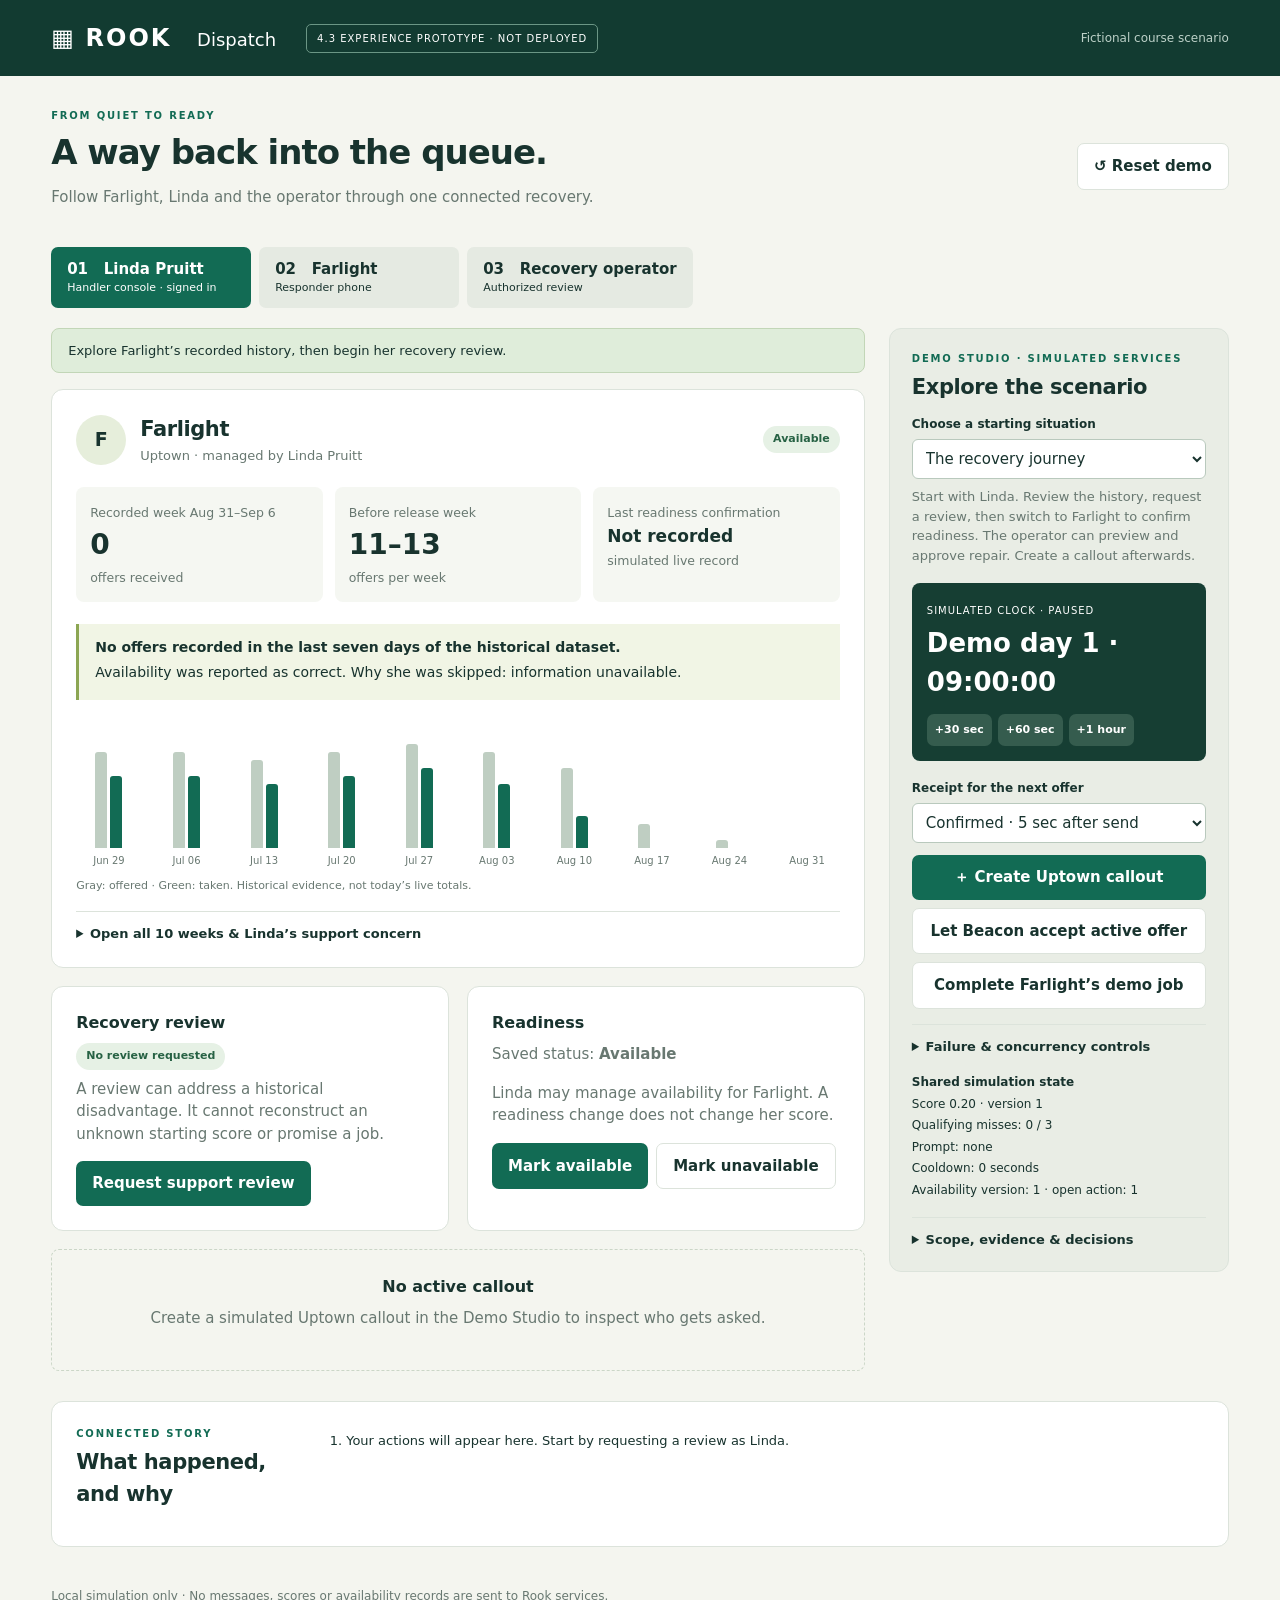
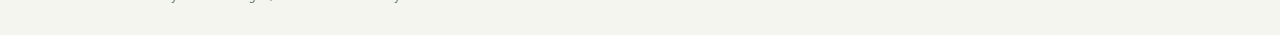
<file: 05-super-speed/prototype/index.html>
<!doctype html>
<html lang="en"><head><meta charset="utf-8"><meta name="viewport" content="width=device-width, initial-scale=1"><title>Rook Dispatch · Farlight’s return</title><link rel="stylesheet" href="style.css"></head>
<body><header><a class="brand" href="#">▦ <b>ROOK</b> <span>Dispatch</span></a><span class="badge">4.3 EXPERIENCE PROTOTYPE · NOT DEPLOYED</span><span class="course">Fictional course scenario</span></header>
<div class="intro"><div><div class="eyebrow">FROM QUIET TO READY</div><h1>A way back into the queue.</h1><p>Follow Farlight, Linda and the operator through one connected recovery.</p></div><button id="reset" class="secondary">↺ Reset demo</button></div>
<nav id="actors" aria-label="Switch actor"></nav>
<div class="layout"><main><div id="feedback" role="status" aria-live="polite"></div><div id="screen"></div></main><aside aria-label="Demo controls"><div class="eyebrow">DEMO STUDIO · SIMULATED SERVICES</div><h2>Explore the scenario</h2><label for="scenario">Choose a starting situation</label><select id="scenario"></select><p id="scenarioHelp"></p><div class="clock"><span>SIMULATED CLOCK · PAUSED</span><strong id="clock"></strong><div><button data-act="tick30">+30 sec</button><button data-act="tick60">+60 sec</button><button data-act="tickHour">+1 hour</button></div></div><label for="receipt">Receipt for the next offer</label><select id="receipt"><option value="confirmed">Confirmed · 5 sec after send</option><option value="missing">Missing receipt</option><option value="late">Late · 45 sec after send</option><option value="invalid">Invalid · before send</option></select><div class="stack"><button data-act="callout">＋ Create Uptown callout</button><button data-act="other" class="secondary">Let Beacon accept active offer</button><button data-act="complete" class="secondary">Complete Farlight’s demo job</button></div><details><summary>Failure & concurrency controls</summary><div class="stack"><button data-act="concurrent">Concurrent acceptance (+0.08)</button><button data-act="double">Approve twice</button><button data-act="newer">Linda saves a newer unavailable choice</button><button data-act="retryPrompt">Retry failed prompt</button><button data-act="failAvailability">Fail next readiness save now</button></div></details><div id="debug"></div><details><summary>Scope, evidence & decisions</summary><p>Historical rows and Linda’s quote are evidence. All current scores, clock times, candidates, receipts and callouts are simulated.</p><p>0.50 repair is a proposed recovery policy, not an exact historical reconstruction. Helen must approve repair, prompt defaults, permissions and pilot safeguards.</p><p>The brief adds persistent state, availability writes, permissions and queued prompts that are missing from the Python proposal. This demo simulates these; browser storage is not a production transaction system.</p><p>Routing code weights partial capability match rather than enforcing a hard capability gate. Both demo candidates have full match; production eligibility needs review. The legacy decline penalty remains callable, but this experience follows the brief: no deduction for declines or misses.</p><a href="../brief.md" target="_blank">Read the brief ↗</a><br><a href="../../03-rewind/weekly-pings.md" target="_blank">Weekly source rows ↗</a></details></aside></div>
<section class="timeline"><div><div class="eyebrow">CONNECTED STORY</div><h2>What happened, and why</h2></div><ol id="events"></ol></section><footer>Local simulation only · No messages, scores or availability records are sent to Rook services.</footer><script src="engine.js"></script><script src="app.js"></script></body></html>
</file>
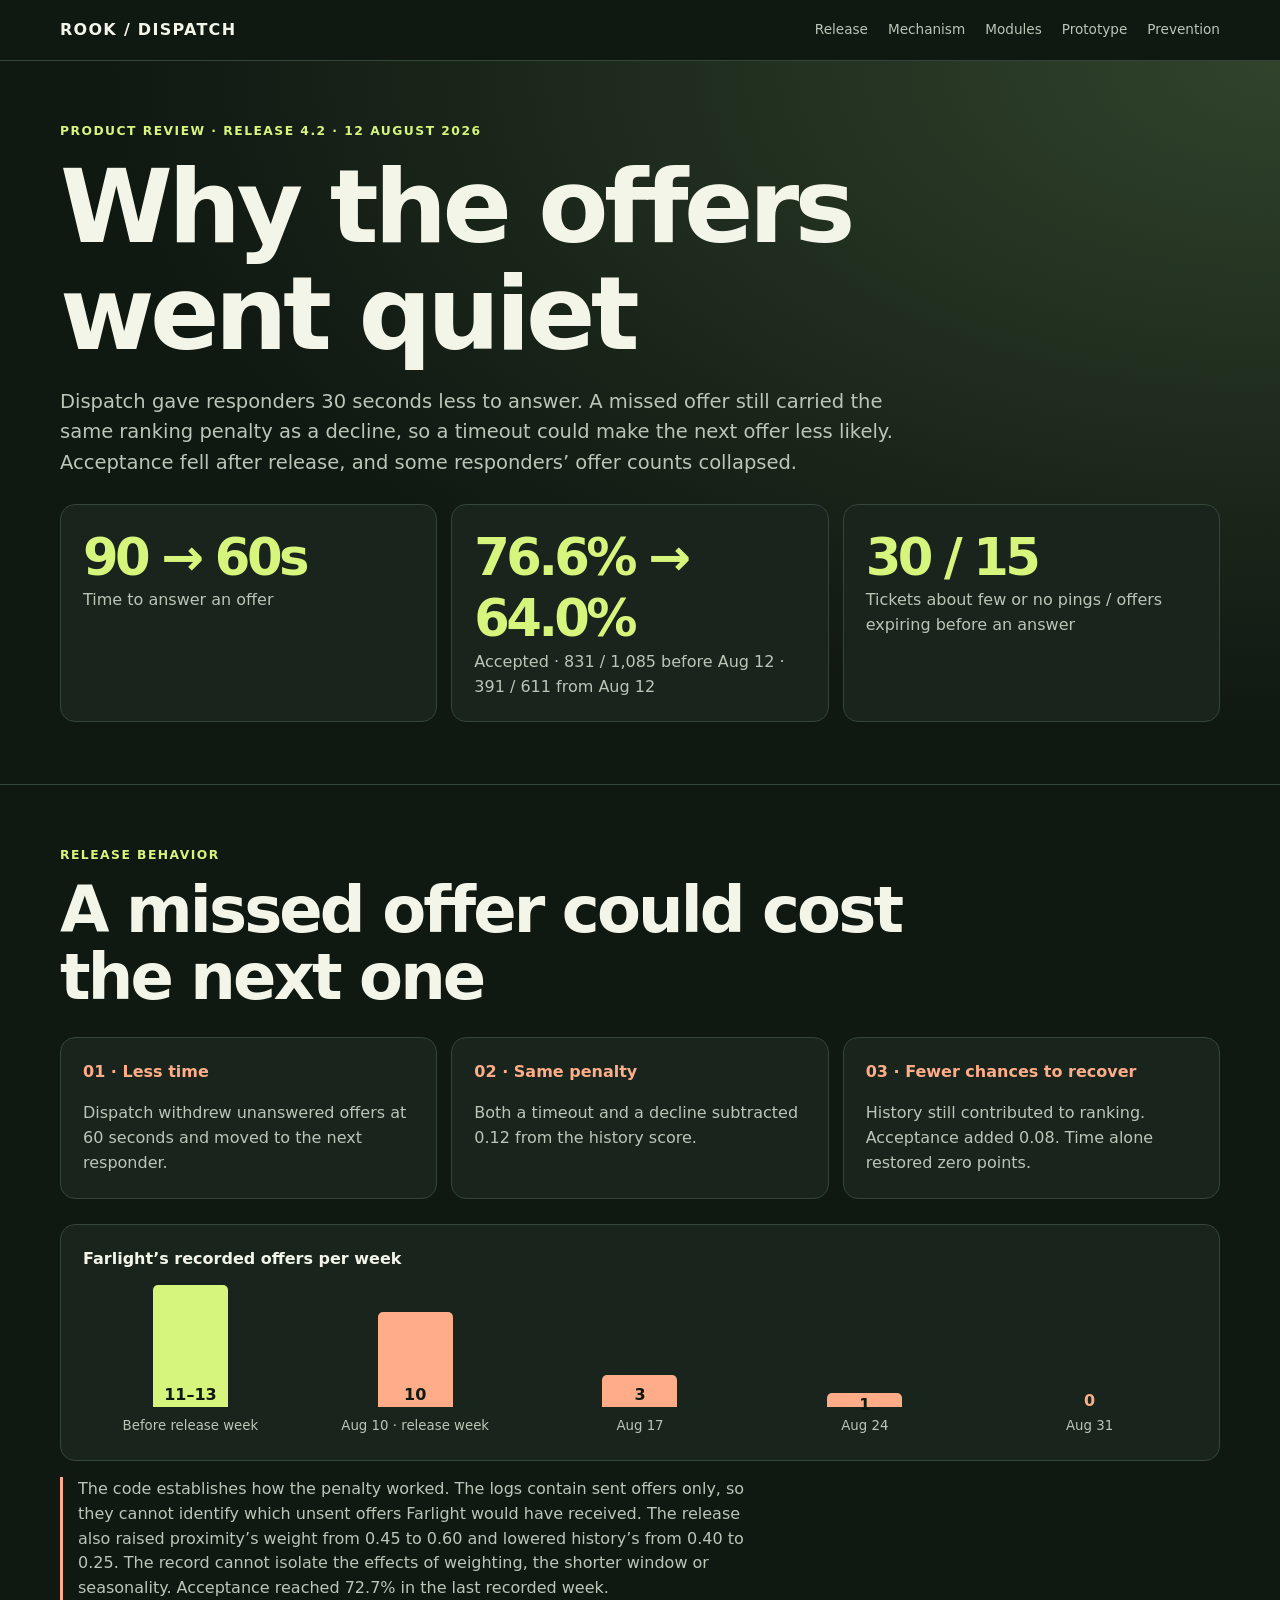
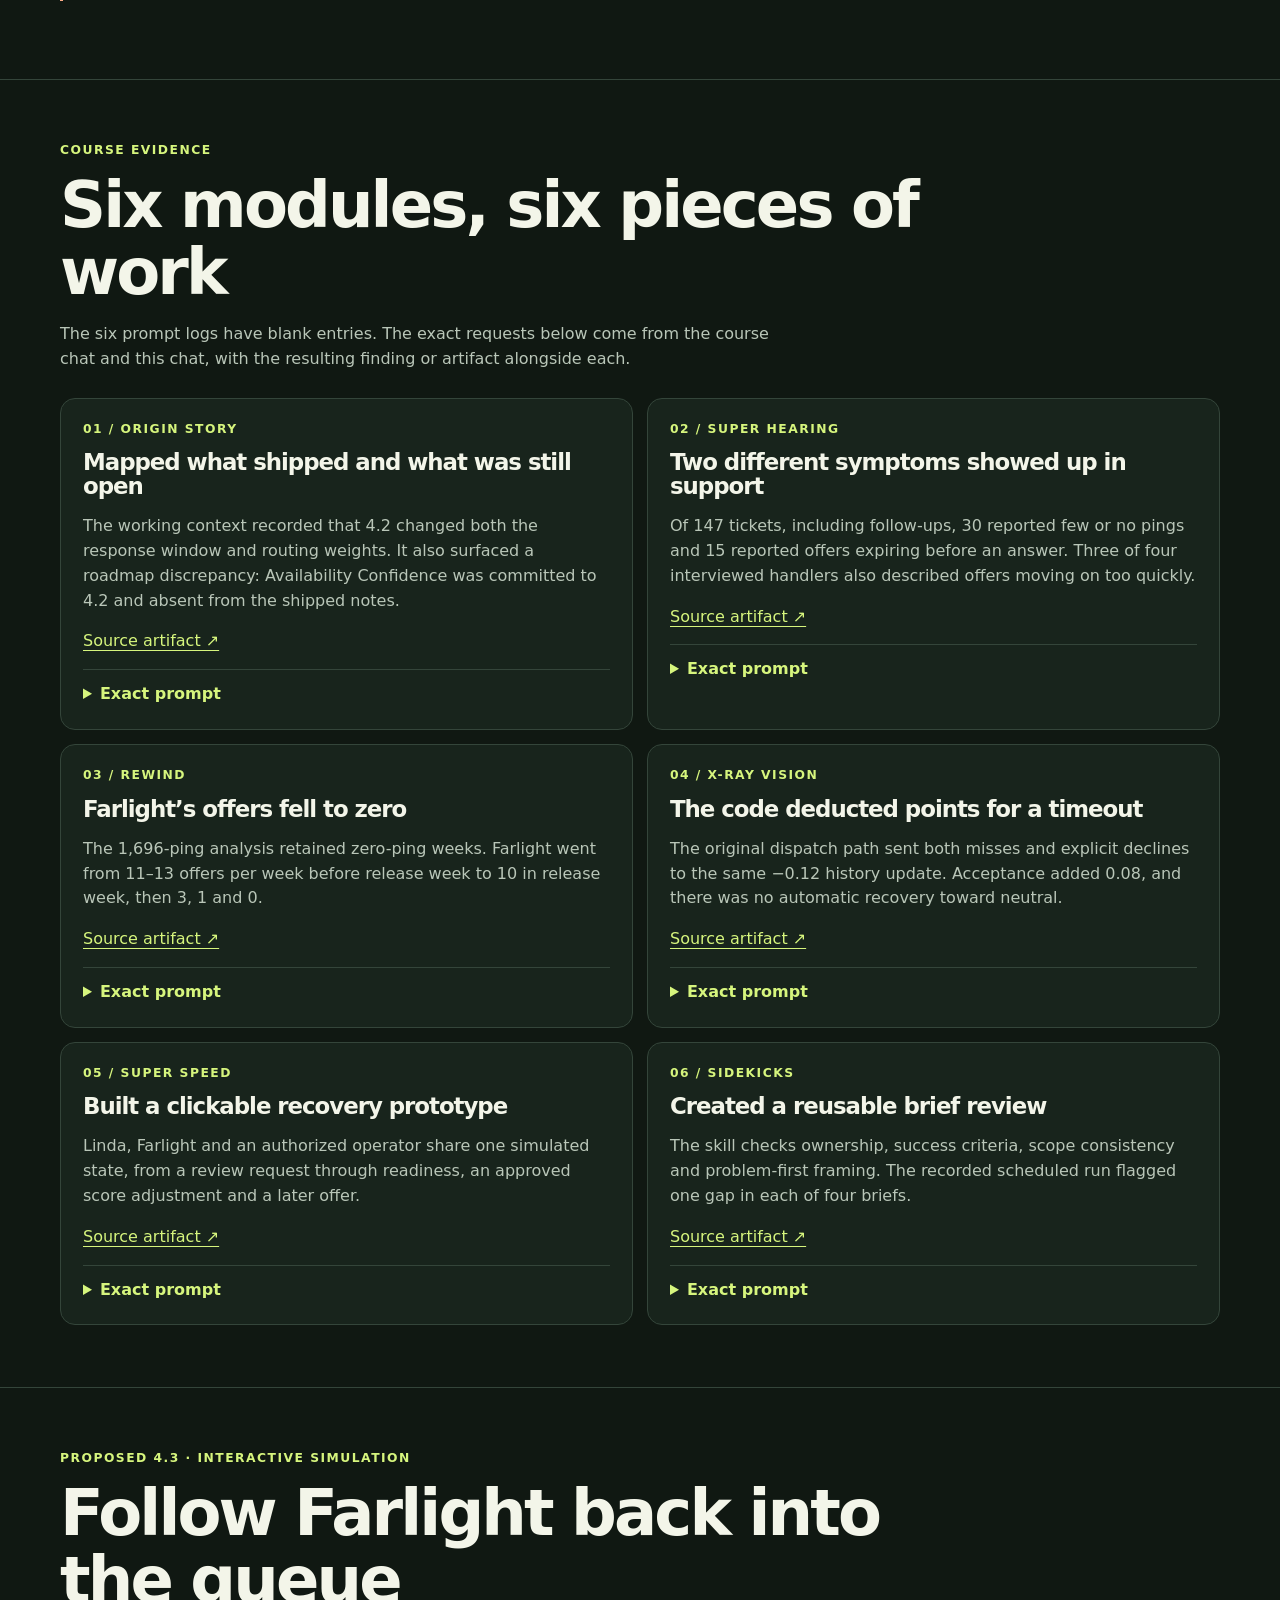
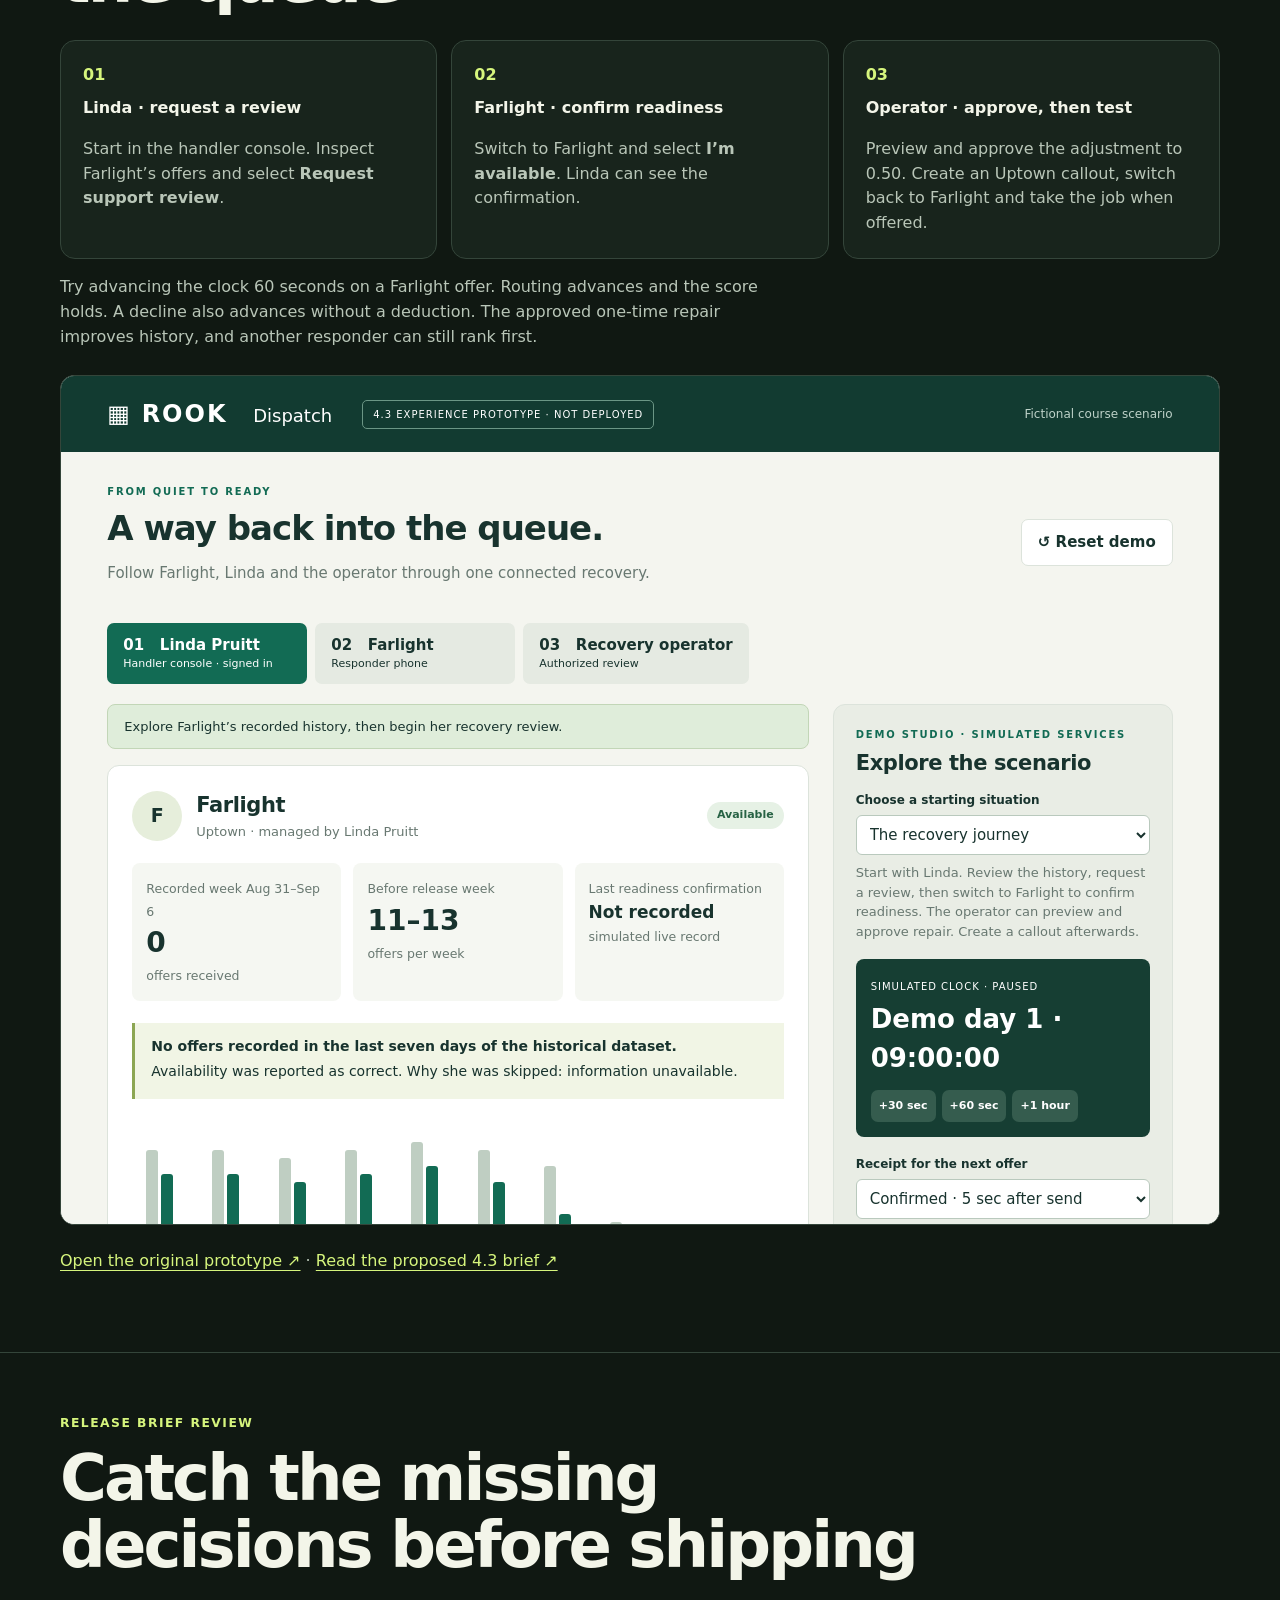
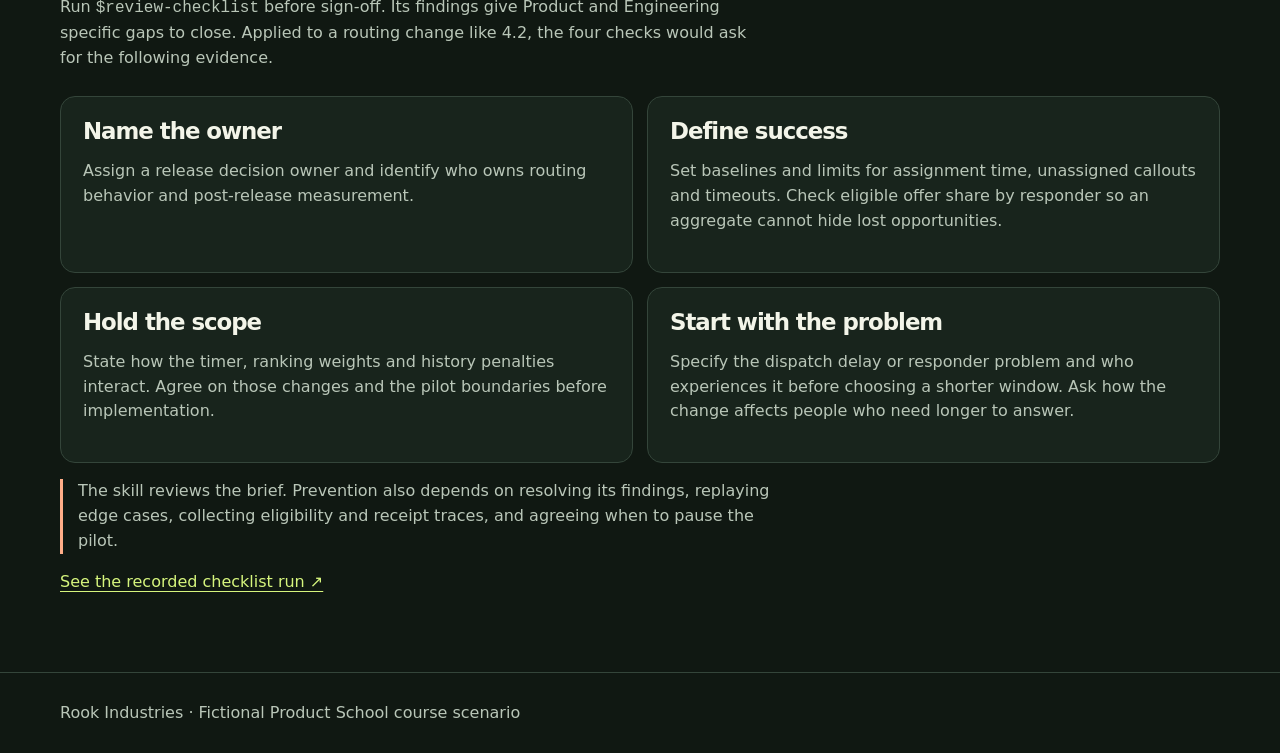
<file: final-report.html>
<!doctype html>
<html lang="en">
<head>
<meta charset="utf-8">
<meta name="viewport" content="width=device-width,initial-scale=1">
<title>Rook Dispatch | Release 4.2 review</title>
<style>
:root{color-scheme:dark;--bg:#101812;--panel:#18241c;--text:#f3f5e9;--muted:#b9c6b8;--line:#34453a;--lime:#d6f57d;--orange:#ffad88}
*{box-sizing:border-box}html{scroll-behavior:smooth}body{margin:0;background:var(--bg);color:var(--text);font:16px/1.55 system-ui,sans-serif}a{color:var(--lime);text-underline-offset:4px}a:focus-visible,summary:focus-visible{outline:2px solid var(--lime);outline-offset:5px}p{max-width:70ch;color:var(--muted)}.wrap{width:min(1160px,calc(100% - 48px));margin:auto}header{position:sticky;top:0;z-index:3;background:#101812f5;border-bottom:1px solid var(--line)}nav{display:flex;gap:20px;align-items:center;min-height:60px;overflow:auto;white-space:nowrap}nav strong{margin-right:auto;letter-spacing:.08em}nav a{font-size:.85rem;text-decoration:none;color:var(--muted)}nav a:hover{color:var(--lime)}section{padding:62px 0;border-bottom:1px solid var(--line);scroll-margin-top:62px}.hero{background:radial-gradient(ellipse at top right,#30432b,transparent 65%)}h1,h2,h3{line-height:1.05;letter-spacing:-.045em;margin:0}h1{font-size:clamp(3.4rem,8vw,7.25rem);max-width:12ch}h2{font-size:clamp(2.15rem,5vw,4.15rem);max-width:20ch}h3{font-size:1.43rem}.label{font:700 .77rem/1.35 system-ui;letter-spacing:.12em;text-transform:uppercase;color:var(--lime);margin-bottom:13px}.hero p{font-size:1.22rem}.grid,.metrics,.flow,.steps{display:grid;gap:14px;margin-top:26px}.grid{grid-template-columns:repeat(2,minmax(0,1fr))}.metrics,.flow{grid-template-columns:repeat(3,minmax(0,1fr))}.card,.tile,.chart,.flow div,.steps li{background:var(--panel);border:1px solid var(--line);border-radius:15px;padding:22px}.tile strong{font-size:clamp(1.7rem,4vw,3.25rem);line-height:1.2;display:block;letter-spacing:-.07em;color:var(--lime)}.tile span,small{color:var(--muted)}.flow b{color:var(--orange)}.flow p,.steps p{margin-bottom:0}.chart{margin:25px 0 0}.chart figcaption{font-weight:700}.series{display:grid;grid-template-columns:repeat(5,1fr);align-items:end;gap:10px;margin-top:14px}.column{text-align:center;min-width:0}.bar{height:calc(var(--n)*9px + 5px);background:var(--lime);border-radius:5px 5px 0 0;margin:0 auto 6px;width:min(75%,75px);display:grid;align-items:end;color:var(--bg);font-weight:800}.column:nth-child(n+2) .bar{background:var(--orange)}.column:last-child b{display:block;color:var(--orange)}details{border-top:1px solid var(--line);padding-top:12px;margin-top:15px}summary{cursor:pointer;font-weight:700;color:var(--lime)}pre{white-space:pre-wrap;overflow-wrap:anywhere;background:var(--bg);padding:14px;border-radius:8px;font-size:.82rem;max-height:280px;overflow:auto}.steps{grid-template-columns:repeat(3,minmax(0,1fr));list-style:none;padding:0;counter-reset:steps}.steps li{counter-increment:steps}.steps li::before{content:counter(steps,decimal-leading-zero);display:block;color:var(--lime);font-weight:800;margin-bottom:8px}iframe{width:100%;height:850px;border:1px solid var(--line);border-radius:14px;background:#f4f5f4;margin-top:10px}footer{padding:28px 0;color:var(--muted)}.note{border-left:3px solid var(--orange);padding-left:15px}
@media(max-width:680px){.wrap{width:calc(100% - 28px)}section{padding:42px 0}.grid,.metrics,.flow,.steps{grid-template-columns:1fr}.chart{padding:15px 9px}.series{gap:4px}.column small{font-size:.67rem}}
@media(prefers-reduced-motion:reduce){html{scroll-behavior:auto}}
@media print{:root{color-scheme:light;--bg:#fff;--panel:#f2f5ee;--text:#151c16;--muted:#34453a;--lime:#3b5414;--orange:#913b18;--line:#b7c2b8}header,iframe{display:none}section{padding:22px 0}.card,.chart,.tile{break-inside:avoid}.hero{background:none}}
</style>
</head>
<body>
<header><nav class="wrap" aria-label="Presentation sections"><strong>ROOK / DISPATCH</strong><a href="#release">Release</a><a href="#mechanism">Mechanism</a><a href="#evidence">Modules</a><a href="#prototype">Prototype</a><a href="#prevention">Prevention</a></nav></header>
<main>
<section class="hero" id="release"><div class="wrap">
<div class="label">Product review · Release 4.2 · 12 August 2026</div>
<h1>Why the offers went quiet</h1>
<p>Dispatch gave responders 30 seconds less to answer. A missed offer still carried the same ranking penalty as a decline, so a timeout could make the next offer less likely. Acceptance fell after release, and some responders’ offer counts collapsed.</p>
<div class="metrics">
<div class="tile"><strong>90 → 60s</strong><span>Time to answer an offer</span></div>
<div class="tile"><strong>76.6% → 64.0%</strong><span>Accepted · 831 / 1,085 before Aug 12 · 391 / 611 from Aug 12</span></div>
<div class="tile"><strong>30 / 15</strong><span>Tickets about few or no pings / offers expiring before an answer</span></div>
</div>
</div></section>
<section id="mechanism"><div class="wrap">
<div class="label">Release behavior</div><h2>A missed offer could cost the next one</h2>
<div class="flow" aria-label="How a timeout could reduce future offers">
<div><b>01 · Less time</b><p>Dispatch withdrew unanswered offers at 60 seconds and moved to the next responder.</p></div>
<div><b>02 · Same penalty</b><p>Both a timeout and a decline subtracted 0.12 from the history score.</p></div>
<div><b>03 · Fewer chances to recover</b><p>History still contributed to ranking. Acceptance added 0.08. Time alone restored zero points.</p></div>
</div>
<figure class="chart">
<figcaption>Farlight’s recorded offers per week</figcaption>
<div class="series">
<div class="column"><div class="bar" style="--n:13">11–13</div><small>Before release week</small></div>
<div class="column"><div class="bar" style="--n:10">10</div><small>Aug 10 · release week</small></div>
<div class="column"><div class="bar" style="--n:3">3</div><small>Aug 17</small></div>
<div class="column"><div class="bar" style="--n:1">1</div><small>Aug 24</small></div>
<div class="column"><b>0</b><small>Aug 31</small></div>
</div>
</figure>
<p class="note">The code establishes how the penalty worked. The logs contain sent offers only, so they cannot identify which unsent offers Farlight would have received. The release also raised proximity’s weight from 0.45 to 0.60 and lowered history’s from 0.40 to 0.25. The record cannot isolate the effects of weighting, the shorter window or seasonality. Acceptance reached 72.7% in the last recorded week.</p>
</div></section>
<section id="evidence"><div class="wrap">
<div class="label">Course evidence</div><h2>Six modules, six pieces of work</h2>
<p>The six prompt logs have blank entries. The exact requests below come from the course chat and this chat, with the resulting finding or artifact alongside each.</p>
<div class="grid"><article class="card"><div class="label">01 / Origin Story</div><h3>Mapped what shipped and what was still open</h3><p>The working context recorded that 4.2 changed both the response window and routing weights. It also surfaced a roadmap discrepancy: Availability Confidence was committed to 4.2 and absent from the shipped notes.</p><a href="AGENTS.md">Source artifact ↗</a><details><summary>Exact prompt</summary><small>Course chat · Add Rook Dispatch working context</small><pre>**I just joined Rook Industries as PM for Rook Dispatch. Read the Company section of Rook's wiki and the handover note in 00-rook/company/notes/. Add to the AGENTS.md at the root of this folder what you'd need to know to help me do my job here: the products, the people, the vocabulary, where things stand. Leave the session scope block at the top. Keep it under two pages.**&#32;&#32;
</pre></details></article>
<article class="card"><div class="label">02 / Super Hearing</div><h3>Two different symptoms showed up in support</h3><p>Of 147 tickets, including follow-ups, 30 reported few or no pings and 15 reported offers expiring before an answer. Three of four interviewed handlers also described offers moving on too quickly.</p><a href="AGENTS.md">Source artifact ↗</a><details><summary>Exact prompt</summary><small>Course chat · Add Rook Dispatch working context</small><pre>**Read every support ticket in Rook's database. Same treatment as before: group them, tell me how many are in each group, and quote one line from each.**&#32;&#32;
</pre></details></article>
<article class="card"><div class="label">03 / Rewind</div><h3>Farlight’s offers fell to zero</h3><p>The 1,696-ping analysis retained zero-ping weeks. Farlight went from 11–13 offers per week before release week to 10 in release week, then 3, 1 and 0.</p><a href="03-rewind/weekly-pings.md">Source artifact ↗</a><details><summary>Exact prompt</summary><small>Course chat · Add Rook Dispatch working context</small><pre>**Ask Rook's database for every ping since June. Every row is one responder in one week: how many times we pinged them, and how many of those they took. Release 4.2 shipped on 12 August. Tell me what changed after that date. Show me the weekly numbers before and after, and show me the rows you used to get them.**&#32;&#32;
</pre></details></article>
<article class="card"><div class="label">04 / X-Ray Vision</div><h3>The code deducted points for a timeout</h3><p>The original dispatch path sent both misses and explicit declines to the same −0.12 history update. Acceptance added 0.08, and there was no automatic recovery toward neutral.</p><a href="00-rook/code/dispatch-routing/CHANGELOG.md">Source artifact ↗</a><details><summary>Exact prompt</summary><small>Course chat · Add Rook Dispatch working context</small><pre>**Find me the part of this code that takes points off somebody when they miss a ping or turn one down. Show it to me and explain it in plain English. Then find me every single thing in this code that puts points back on.**&#32;&#32;
</pre></details></article>
<article class="card"><div class="label">05 / Super Speed</div><h3>Built a clickable recovery prototype</h3><p>Linda, Farlight and an authorized operator share one simulated state, from a review request through readiness, an approved score adjustment and a later offer.</p><a href="05-super-speed/prototype.html">Source artifact ↗</a><details><summary>Exact prompt</summary><small>Course chat · Add Rook Dispatch working context</small><pre>Build a working, clickable prototype of the proposed Rook Dispatch 4.3 experience using `05-super-speed/brief.md` as the primary specification.

Read the brief, `05-super-speed/director-request.txt`, `03-rewind/weekly-pings.md`, and the current code in `00-rook/code/dispatch-routing/`. Use relevant decisions from this conversation. Where they conflict, flag the conflict and follow the brief’s proposed experience. Do not imply 4.3 is deployed.

Create and run the prototype—not just a plan, screenshots, or wireframes. Use realistic screens with functioning buttons, shared state across actors, and immediate feedback. Keep all files inside this project. Use simulated data and services; do not modify production data or routing code.

THE STORY
Follow Farlight and her handler Linda Pruitt through one specific recovery journey:
1. Linda discovers Farlight’s quiet period.
2. Farlight confirms that she is ready for work.
3. An authorized recovery operator reviews and applies the proposed score adjustment.
4. A later eligible callout creates an opportunity for Farlight to receive and answer an offer.

Use Farlight’s verified weekly numbers from Module 3 and Linda’s actual support concern. Clearly distinguish historical evidence from simulated events. Any current score, incident, timestamp, delivery receipt or candidate ranking invented for the demo must be labeled simulated. Do not invent a historical starting score.

SCREENS AND ACTORS
Build connected views for:
- Linda: a handler console with Farlight’s profile, weekly offers and acceptances, availability, readiness confirmation, and recovery-review status.
- Farlight: a phone-style responder app with availability controls, readiness prompts, recovery status and incoming offers.
- Recovery operator: a review screen with evidence, current simulated score and version, proposed adjustment, approval action and audit result.

Provide an actor switcher that preserves the same scenario state. Make it clear who is signed in and what they can do. Linda and Farlight cannot edit scores.

Keep demo controls and explanatory annotations separate from the product screens. Add a simple event timeline showing each actor’s action and its effect. Explain changes in plain English.

MAIN CLICK-THROUGH
Start with Linda seeing Farlight’s declining offers and recorded availability. Let me:
- Open her weekly history and support concern.
- Request a recovery review and receive a confirmation.
- Switch to Farlight, confirm availability, and see the timestamp update in Linda’s console.
- Switch to the operator, preview an adjustment from an explicitly simulated score below 0.50 to 0.50, and approve it.
- See “Recovery adjustment applied” appear for Linda and Farlight only after the simulated write succeeds.
- Trigger a later simulated callout from the demo controls.
- Inspect the eligible candidates and score breakdown using the actual ranking formula where feasible. Label inputs as simulated.
- Watch routing offer the job in rank order, then accept or decline from Farlight’s phone when her turn arrives.
- See acceptance assign the job once and add 0.08 credit, capped at 1.00.

Do not arrange every scenario so Farlight wins. Include a case where another responder ranks higher and accepts first. Explain that repair improves her history score but does not guarantee an offer or a job. Readiness confirmation alone must not increase her score.

RULES TO DEMONSTRATE
Follow the brief:
- Missed offers expire after 60 seconds without a score deduction.
- Explicit declines advance routing without a score deduction and clear the miss streak.
- Three qualifying consecutive misses within a rolling hour can trigger an advisory “Still available?” prompt.
- A qualifying miss requires a confirmed receipt leaving at least 30 seconds to respond.
- Missing, late or invalid receipts do not count and break the streak.
- Prompts do not pause eligibility or block routing.
- Apply the proposed cooldown and reset rules.
- Repair raises an approved, verified stored score below 0.50 to 0.50 once; higher scores stay unchanged.
- Missing or stale scores require review, not an invented default or success message.

Provide a clearly labeled simulated clock so I can test deadlines without waiting a real minute. Do not change the product’s underlying timing rules for demo convenience.

INTERACTIVE EDGE CASES
Add selectable scenarios with reset controls:
1. Successful readiness confirmation, repair and later acceptance.
2. Another responder receives and accepts the job first.
3. Explicit decline.
4. Repeated qualifying misses and the advisory prompt.
5. Missing or late delivery receipts.
6. Missing score, score already above neutral, or stale repair preview.
7. Double-clicked approval and repeated requests.
8. Acceptance arriving while repair is being reviewed.
9. Failed save followed by retry, with no duplicate adjustment.
10. Stale availability action that must not overwrite a newer choice.
11. Prompt delivery failure while routing continues normally.

Each scenario should show the starting state, clickable actions, visible feedback, resulting state and a short explanation of why that behavior matters. Use shared application state and simulated service responses rather than disconnected screens or success pop-ups that do not change anything.

BUILD AND VERIFY
Choose the simplest suitable stack already available in this project. Persist demo state locally where practical and provide “Reset demo.” Make the console usable on desktop and the responder view feel like a phone app.

Test the main journey and edge cases. Verify score changes, permissions, duplicate protection, state synchronization and error recovery. Distinguish simulated protections from production guarantees; a browser prototype cannot prove production concurrency or rollout safety.

When finished:
- Open the running prototype for me.
- Give me the launch command and entry-file location.
- Provide a short, numbered click-through guide.
- Summarize what works, what is simulated, what was tested, and what still requires engineering integration or Helen’s decision.

Build the experience now. Make reasonable reversible design choices and record assumptions rather than stopping for routine clarification.
</pre></details></article>
<article class="card"><div class="label">06 / Sidekicks</div><h3>Created a reusable brief review</h3><p>The skill checks ownership, success criteria, scope consistency and problem-first framing. The recorded scheduled run flagged one gap in each of four briefs.</p><a href=".agents/skills/review-checklist/SKILL.md">Source artifact ↗</a><details><summary>Exact prompt</summary><small>Current chat</small><pre>```vbnet
Make a skill called review-checklist, saved as .agents/skills/review-checklist/SKILL.md inside this project. When I point it at a brief, it checks that the brief: names who owns it, says how we'll know it worked, keeps the same scope start to finish, and explains the problem before the fix.
```</pre></details></article></div>
</div></section>
<section id="prototype"><div class="wrap">
<div class="label">Proposed 4.3 · Interactive simulation</div><h2>Follow Farlight back into the queue</h2>
<ol class="steps">
<li><strong>Linda · request a review</strong><p>Start in the handler console. Inspect Farlight’s offers and select <b>Request support review</b>.</p></li>
<li><strong>Farlight · confirm readiness</strong><p>Switch to Farlight and select <b>I’m available</b>. Linda can see the confirmation.</p></li>
<li><strong>Operator · approve, then test</strong><p>Preview and approve the adjustment to 0.50. Create an Uptown callout, switch back to Farlight and take the job when offered.</p></li>
</ol>
<p>Try advancing the clock 60 seconds on a Farlight offer. Routing advances and the score holds. A decline also advances without a deduction. The approved one-time repair improves history, and another responder can still rank first.</p>
<iframe title="Interactive Farlight recovery prototype" loading="lazy" sandbox="allow-scripts allow-popups" srcdoc="&lt;!doctype html&gt;
&lt;html lang=&quot;en&quot;&gt;&lt;head&gt;&lt;meta charset=&quot;utf-8&quot;&gt;&lt;meta name=&quot;viewport&quot; content=&quot;width=device-width, initial-scale=1&quot;&gt;&lt;title&gt;Rook Dispatch &#183; Farlight’s return&lt;/title&gt;&lt;style&gt;
:root{--ink:#18332e;--muted:#687871;--green:#126b54;--paper:#f4f5ef;--line:#dce3db;--lime:#e0f1ad;--orange:#a45b2b}*{box-sizing:border-box}body{margin:0;background:var(--paper);color:var(--ink);font:15px/1.5 system-ui,-apple-system,Segoe UI,sans-serif}header{height:76px;background:#123b31;color:white;display:flex;align-items:center;gap:30px;padding:0 4%}.brand{color:white;text-decoration:none;font-size:24px;letter-spacing:2px}.brand span{font-weight:300;font-size:18px;letter-spacing:0;margin-left:16px}.badge{font-size:10px;letter-spacing:1px;padding:6px 10px;border:1px solid #6b9685;border-radius:5px}.course{margin-left:auto;font-size:12px;color:#bdd1c8}.intro{padding:32px 4% 22px;display:flex;justify-content:space-between;align-items:center}.eyebrow{font-size:10px;font-weight:800;letter-spacing:1.8px;color:var(--green)}h1{font-size:34px;letter-spacing:-1px;margin:4px 0}h2{font-size:21px;letter-spacing:-.4px;margin:6px 0 12px}h3{margin:0 0 8px;font-size:16px}p{margin:8px 0 16px;color:var(--muted)}button,select{font:inherit}button{border:0;border-radius:7px;background:var(--green);color:white;font-weight:650;padding:11px 16px;cursor:pointer}button:hover{filter:brightness(.93)}button:focus-visible,select:focus-visible,summary:focus-visible{outline:3px solid #b98b36;outline-offset:3px}button:disabled{opacity:.45;cursor:not-allowed}.secondary{background:white;color:var(--ink);border:1px solid var(--line)}nav{display:flex;gap:8px;padding:0 4% 20px}nav button{background:#e5eae2;color:var(--ink);text-align:left;min-width:200px}nav button small{display:block;font-size:11px;font-weight:400}nav button.active{background:var(--green);color:white}.layout{display:grid;grid-template-columns:minmax(0,1fr) 340px;gap:24px;margin:0 4%}main{min-width:0}aside{background:#e9ede5;border:1px solid var(--line);border-radius:12px;padding:22px;align-self:start}aside p{font-size:13px}label{display:block;font-size:12px;font-weight:650;margin-bottom:6px}select{width:100%;border:1px solid #b9c9bd;border-radius:6px;padding:9px;background:white;color:var(--ink)}.clock{background:#163e33;color:white;border-radius:8px;padding:15px;margin:18px 0}.clock span{font-size:10px;letter-spacing:1px}.clock strong{display:block;font-size:26px;font-variant-numeric:tabular-nums;margin:3px 0 12px}.clock button{font-size:11px;padding:8px;background:#355c4e}.clock div{display:flex;gap:6px}.stack{display:grid;gap:8px;margin:12px 0}details{border-top:1px solid var(--line);margin-top:15px;padding-top:12px}summary{cursor:pointer;font-size:13px;font-weight:650}.card{background:white;border:1px solid var(--line);border-radius:12px;padding:24px;margin-bottom:18px}.card-top{display:flex;justify-content:space-between;align-items:center;gap:16px}.avatar{background:#e6eedb;border-radius:50%;width:50px;height:50px;display:grid;place-items:center;font-size:19px;font-weight:700}.identity{display:flex;gap:14px;align-items:center}.identity p{margin:0;font-size:13px}.identity h2{margin:0}.tag{display:inline-block;border-radius:30px;background:#e6f1e5;color:#276244;padding:5px 10px;font-size:11px;font-weight:650}.tag.warn{background:#fff1db;color:#8d5b22}.metrics{display:grid;grid-template-columns:repeat(3,1fr);gap:12px;margin:22px 0}.metric{background:#f5f7f2;border-radius:8px;padding:14px}.metric strong{display:block;font-size:28px}.metric small{color:var(--muted)}.notice{background:#f1f5e5;border-left:3px solid #8ca653;padding:13px 16px;font-size:14px;margin:14px 0}.notice p{margin:4px 0;color:inherit}.two{display:grid;grid-template-columns:1fr 1fr;gap:18px}.two .card{margin:0}.actions{display:flex;gap:8px;flex-wrap:wrap;margin-top:14px}#feedback{background:#dfedda;border:1px solid #c2d6b7;border-radius:8px;padding:12px 16px;margin-bottom:16px;font-size:13px;min-height:45px}.bars{display:flex;align-items:flex-end;gap:12px;height:150px;margin:20px 0 8px}.bar-group{flex:1;text-align:center;min-width:0}.bar-pair{height:110px;display:flex;align-items:flex-end;justify-content:center;gap:3px}.bar{width:12px;background:#bfcec2;border-radius:3px 3px 0 0}.bar.taken{background:var(--green)}.bar-group small{font-size:10px;white-space:nowrap;color:var(--muted)}table{border-collapse:collapse;width:100%;font-size:12px}th,td{padding:10px 8px;border-bottom:1px solid var(--line);text-align:left}th{color:var(--muted);font-weight:500}blockquote{margin:15px 0;font-size:19px;color:var(--ink);border-left:3px solid #a0b09a;padding-left:18px}.phone{max-width:380px;margin:0 auto;border:9px solid #18332e;border-radius:38px;background:#f8faf5;box-shadow:0 16px 32px #163e3318;overflow:hidden;min-height:630px}.phone-head{background:#173e32;padding:22px;color:white}.phone-head small{color:#b7cfbe}.phone-head h2{color:white;margin-top:15px}.phone-body{padding:20px}.phone .card{padding:16px}.phone button{width:100%;margin-top:8px}.incoming{border:2px solid #76a368;background:#f2f9e9}.countdown{font-size:35px;font-variant-numeric:tabular-nums;font-weight:700}.score-change{font-size:42px;font-weight:700;margin:18px 0}.score-change span{color:#98ac97}.timeline{margin:30px 4%;padding:24px;background:white;border:1px solid var(--line);border-radius:12px;display:grid;grid-template-columns:230px 1fr;gap:20px}.timeline ol{margin:0;padding-left:20px;max-height:260px;overflow:auto}.timeline li{padding:5px 0;font-size:13px}.timeline time{font-size:11px;color:var(--green);margin-right:8px}footer{padding:10px 4% 30px;color:var(--muted);font-size:12px}.small{font-size:12px;color:var(--muted)}a{color:var(--green)}#debug{font-size:12px;line-height:1.8;margin-top:16px}.step-label{font-size:12px;color:var(--green);font-weight:700}.route{overflow-x:auto}.active-row{background:#eff5df}.empty{padding:25px;text-align:center;border:1px dashed #cbd6c7;border-radius:8px}.source{font-size:11px;color:var(--muted)}@media(max-width:1000px){.layout{grid-template-columns:1fr}aside{order:2}.course{display:none}.two{grid-template-columns:1fr}nav button{min-width:0;flex:1}.timeline{grid-template-columns:1fr}}@media(max-width:580px){header{gap:12px}.brand span{display:none}.badge{font-size:8px}h1{font-size:28px}.intro{align-items:flex-start;gap:10px}.intro button{font-size:11px}nav{gap:4px}nav button{padding:10px;font-size:12px}.metrics{gap:6px}.metric{padding:8px}.metric strong{font-size:23px}.card{padding:16px}.card-top{align-items:flex-start}.bars{gap:3px}.bar-group small{font-size:8px}.phone{max-width:100%}}

&lt;/style&gt;&lt;/head&gt;
&lt;body&gt;&lt;header&gt;&lt;a class=&quot;brand&quot; href=&quot;#&quot;&gt;▦ &lt;b&gt;ROOK&lt;/b&gt; &lt;span&gt;Dispatch&lt;/span&gt;&lt;/a&gt;&lt;span class=&quot;badge&quot;&gt;4.3 EXPERIENCE PROTOTYPE &#183; NOT DEPLOYED&lt;/span&gt;&lt;span class=&quot;course&quot;&gt;Fictional course scenario&lt;/span&gt;&lt;/header&gt;
&lt;div class=&quot;intro&quot;&gt;&lt;div&gt;&lt;div class=&quot;eyebrow&quot;&gt;FROM QUIET TO READY&lt;/div&gt;&lt;h1&gt;A way back into the queue.&lt;/h1&gt;&lt;p&gt;Follow Farlight, Linda and the operator through one connected recovery.&lt;/p&gt;&lt;/div&gt;&lt;button id=&quot;reset&quot; class=&quot;secondary&quot;&gt;↺ Reset demo&lt;/button&gt;&lt;/div&gt;
&lt;nav id=&quot;actors&quot; aria-label=&quot;Switch actor&quot;&gt;&lt;/nav&gt;
&lt;div class=&quot;layout&quot;&gt;&lt;main&gt;&lt;div id=&quot;feedback&quot; role=&quot;status&quot; aria-live=&quot;polite&quot;&gt;&lt;/div&gt;&lt;div id=&quot;screen&quot;&gt;&lt;/div&gt;&lt;/main&gt;&lt;aside aria-label=&quot;Demo controls&quot;&gt;&lt;div class=&quot;eyebrow&quot;&gt;DEMO STUDIO &#183; SIMULATED SERVICES&lt;/div&gt;&lt;h2&gt;Explore the scenario&lt;/h2&gt;&lt;label for=&quot;scenario&quot;&gt;Choose a starting situation&lt;/label&gt;&lt;select id=&quot;scenario&quot;&gt;&lt;/select&gt;&lt;p id=&quot;scenarioHelp&quot;&gt;&lt;/p&gt;&lt;div class=&quot;clock&quot;&gt;&lt;span&gt;SIMULATED CLOCK &#183; PAUSED&lt;/span&gt;&lt;strong id=&quot;clock&quot;&gt;&lt;/strong&gt;&lt;div&gt;&lt;button data-act=&quot;tick30&quot;&gt;+30 sec&lt;/button&gt;&lt;button data-act=&quot;tick60&quot;&gt;+60 sec&lt;/button&gt;&lt;button data-act=&quot;tickHour&quot;&gt;+1 hour&lt;/button&gt;&lt;/div&gt;&lt;/div&gt;&lt;label for=&quot;receipt&quot;&gt;Receipt for the next offer&lt;/label&gt;&lt;select id=&quot;receipt&quot;&gt;&lt;option value=&quot;confirmed&quot;&gt;Confirmed &#183; 5 sec after send&lt;/option&gt;&lt;option value=&quot;missing&quot;&gt;Missing receipt&lt;/option&gt;&lt;option value=&quot;late&quot;&gt;Late &#183; 45 sec after send&lt;/option&gt;&lt;option value=&quot;invalid&quot;&gt;Invalid &#183; before send&lt;/option&gt;&lt;/select&gt;&lt;div class=&quot;stack&quot;&gt;&lt;button data-act=&quot;callout&quot;&gt;＋ Create Uptown callout&lt;/button&gt;&lt;button data-act=&quot;other&quot; class=&quot;secondary&quot;&gt;Let Beacon accept active offer&lt;/button&gt;&lt;button data-act=&quot;complete&quot; class=&quot;secondary&quot;&gt;Complete Farlight’s demo job&lt;/button&gt;&lt;/div&gt;&lt;details&gt;&lt;summary&gt;Failure &amp; concurrency controls&lt;/summary&gt;&lt;div class=&quot;stack&quot;&gt;&lt;button data-act=&quot;concurrent&quot;&gt;Concurrent acceptance (+0.08)&lt;/button&gt;&lt;button data-act=&quot;double&quot;&gt;Approve twice&lt;/button&gt;&lt;button data-act=&quot;newer&quot;&gt;Linda saves a newer unavailable choice&lt;/button&gt;&lt;button data-act=&quot;retryPrompt&quot;&gt;Retry failed prompt&lt;/button&gt;&lt;button data-act=&quot;failAvailability&quot;&gt;Fail next readiness save now&lt;/button&gt;&lt;/div&gt;&lt;/details&gt;&lt;div id=&quot;debug&quot;&gt;&lt;/div&gt;&lt;details&gt;&lt;summary&gt;Scope, evidence &amp; decisions&lt;/summary&gt;&lt;p&gt;Historical rows and Linda’s quote are evidence. All current scores, clock times, candidates, receipts and callouts are simulated.&lt;/p&gt;&lt;p&gt;0.50 repair is a proposed recovery policy, not an exact historical reconstruction. Helen must approve repair, prompt defaults, permissions and pilot safeguards.&lt;/p&gt;&lt;p&gt;The brief adds persistent state, availability writes, permissions and queued prompts that are missing from the Python proposal. This demo simulates these; browser storage is not a production transaction system.&lt;/p&gt;&lt;p&gt;Routing code weights partial capability match rather than enforcing a hard capability gate. Both demo candidates have full match; production eligibility needs review. The legacy decline penalty remains callable, but this experience follows the brief: no deduction for declines or misses.&lt;/p&gt;&lt;a href=&quot;05-super-speed/brief.md&quot; target=&quot;_blank&quot;&gt;Read the brief ↗&lt;/a&gt;&lt;br&gt;&lt;a href=&quot;03-rewind/weekly-pings.md&quot; target=&quot;_blank&quot;&gt;Weekly source rows ↗&lt;/a&gt;&lt;/details&gt;&lt;/aside&gt;&lt;/div&gt;
&lt;section class=&quot;timeline&quot;&gt;&lt;div&gt;&lt;div class=&quot;eyebrow&quot;&gt;CONNECTED STORY&lt;/div&gt;&lt;h2&gt;What happened, and why&lt;/h2&gt;&lt;/div&gt;&lt;ol id=&quot;events&quot;&gt;&lt;/ol&gt;&lt;/section&gt;&lt;footer&gt;Local simulation only &#183; No messages, scores or availability records are sent to Rook services.&lt;/footer&gt;&lt;script&gt;
(function(root){
 &#39;use strict&#39;;
 const scenarios={
 journey:[&#39;The recovery journey&#39;,&#39;Start with Linda. Review the history, request a review, then switch to Farlight to confirm readiness. The operator can preview and approve repair. Create a callout afterwards.&#39;],
 competitor:[&#39;Someone else gets the job&#39;,&#39;Repair can help without guaranteeing work. Create a callout: Beacon, a simulated responder, is closer and ranks first. Let Beacon accept.&#39;],
 decline:[&#39;A timely decline&#39;,&#39;Create a callout, switch to Farlight and decline. Routing immediately asks the next candidate; her score stays unchanged.&#39;],
 misses:[&#39;Three confirmed misses&#39;,&#39;Create and expire three offers to Farlight. Each receipt leaves 55 seconds to reply. The third produces an advisory prompt without removing eligibility.&#39;],
 receipt:[&#39;Delivery is uncertain&#39;,&#39;Choose missing, late or invalid receipt, create a callout and expire it. It does not count toward the prompt. Receipt settings affect new offers only.&#39;],
 missing:[&#39;No stored score&#39;,&#39;Open the operator view and preview. Missing information must lead to review, never an invented repair. Routing is held for this demo until data is restored; production fallback needs a decision.&#39;],
 high:[&#39;Already above neutral&#39;,&#39;The simulated score starts at 0.72. Previewing must leave it untouched; no recovery adjustment is needed.&#39;],
 stale:[&#39;The preview became stale&#39;,&#39;Preview as the operator. Use “Concurrent acceptance” to add legitimate credit, then approve. The stale preview must be rejected. Refresh it before retrying.&#39;],
 duplicate:[&#39;Repeated actions&#39;,&#39;Request the review twice, preview and use “Approve twice.” Only one adjustment and one audit entry should appear.&#39;],
 failure:[&#39;A save fails&#39;,&#39;Preview as the operator. The first approval fails with no score change. Retry the same approval; it commits once.&#39;],
 availability:[&#39;An old availability action&#39;,&#39;Farlight has an old confirmation open. Linda records a newer unavailable choice. Submit the old action: it must not overwrite Linda’s choice. Reload before confirming.&#39;],
 promptFailure:[&#39;A prompt cannot be delivered&#39;,&#39;Expire three qualifying offers. The prompt queue fails, but the next candidate still gets an offer. Retry delivery with the same prompt ID.&#39;]
 };
 function initial(scenario=&#39;journey&#39;) {return {schema:1,scenario,actor:&#39;linda&#39;,now:0,score:scenario===&#39;missing&#39;?null:scenario===&#39;high&#39;?.72:.2,sv:1,available:true,av:1,viewAv:1,confirmed:null,engaged:false,review:&#39;none&#39;,preview:null,repair:null,audit:[],misses:[],cooldown:0,prompt:null,receipt:&#39;confirmed&#39;,failSave:scenario===&#39;failure&#39;,failPrompt:scenario===&#39;promptFailure&#39;,call:null,calls:[],seq:0,message:&#39;Explore Farlight’s recorded history, then begin her recovery review.&#39;,events:[]};}
 const round=n=&gt;Math.round(n*1000000)/1000000;
 function rank(history,minutes,match=1){return round(.6*Math.max(0,1-minutes/45)+.25*history+.15*match);}
 function event(s,msg){s.message=msg;s.events.unshift({time:s.now,text:msg});}
 function clear(s){s.misses=[];s.cooldown=0;if(s.prompt)s.prompt.status=&#39;resolved&#39;;}
 function next(s){
  const c=s.call;c.index++;
  if(c.index&gt;=c.candidates.length){c.status=&#39;unassigned&#39;;event(s,&#39;No one took this callout. Escalation is needed; no scores were deducted.&#39;);return;}
  const person=c.candidates[c.index];
  c.status=&#39;offered&#39;; c.offer={id:c.id+&#39;-&#39;+c.index,name:person.name,sent:s.now,deadline:s.now+60,receipt:s.receipt===&#39;missing&#39;?null:s.now+({confirmed:5,late:45,invalid:-1}[s.receipt]),outcome:null};
  event(s,&#39;Offer sent to &#39;+person.name+&#39; &#183; 60 seconds to reply.&#39;);
 }
 function expire(s){
  const c=s.call,o=c.offer; o.outcome=&#39;missed&#39;; c.outcomes.push({...o});
  if(o.name===&#39;Farlight&#39;){
   if(o.receipt===null||o.receipt&lt;o.sent||o.receipt&gt;o.deadline-30){s.misses=[];event(s,&#39;Delivery did not establish 30 seconds to respond. Miss streak cleared; score unchanged.&#39;);}
   else if(s.now&gt;=s.cooldown){
    s.misses=s.misses.filter(t=&gt;s.now-t&lt;=3600);s.misses.push(s.now);
    if(s.misses.length&gt;=3){s.misses=[];s.cooldown=s.now+3600;s.prompt={id:&#39;prompt-&#39;+(++s.seq),status:s.failPrompt?&#39;failed&#39;:&#39;delivered&#39;,attempts:1,av:s.av};event(s,s.failPrompt?&#39;Prompt delivery failed. Routing continues; retry is available.&#39;:&#39;Still available? Advisory prompt delivered. Eligibility is unchanged.&#39;);}
    else event(s,&#39;Confirmed miss &#39;+s.misses.length+&#39; of 3. No history points deducted.&#39;);
   }else event(s,&#39;Prompt cooldown active. Score and eligibility unchanged.&#39;);
  }
  next(s);
 }
 function step(state,a){
  const s=JSON.parse(JSON.stringify(state));const type=a.type;
  if(type===&#39;RESET&#39;)return initial(a.scenario||s.scenario);
  if(type===&#39;ACTOR&#39;){s.actor=a.actor;s.viewAv=s.av;return s;}
  if(type===&#39;RECEIPT&#39;){s.receipt=a.value;return s;}
  if(type===&#39;REQUEST&#39;){
   if(s.actor!==&#39;linda&#39;){event(s,&#39;Only Linda can request this review in this demo.&#39;);return s;}
   if(s.review!==&#39;none&#39;){event(s,&#39;Review R-43-F already exists. No duplicate request created.&#39;);return s;}
   s.review=&#39;requested&#39;;event(s,&#39;Review R-43-F requested through simulated support. No score has changed.&#39;);
  }
  if(type===&#39;AVAILABLE&#39;){
   if(![&#39;linda&#39;,&#39;farlight&#39;].includes(s.actor)){event(s,&#39;This operator cannot change readiness.&#39;);return s;}
   if((a.version??s.viewAv)!==s.av){event(s,&#39;Availability changed since this screen opened. Reload status and confirm your choice.&#39;);return s;}
   if(a.fail){event(s,&#39;Availability could not be saved. Previous state retained. Try again.&#39;);return s;}
   s.available=a.value;s.av++;s.viewAv=s.av;s.confirmed=s.now;clear(s);event(s,a.value?&#39;Availability confirmed. Linda and Farlight see the same saved timestamp.&#39;:&#39;Marked unavailable. Future callouts will exclude Farlight.&#39;);
  }
  if(type===&#39;RELOAD&#39;){s.viewAv=s.av;event(s,&#39;Latest availability loaded. Confirm your intended choice.&#39;);}
  if(type===&#39;NEWER_UNAVAILABLE&#39;){s.available=false;s.av++;event(s,&#39;Simulated concurrent action: Linda saved “Unavailable.” The open phone action is now stale.&#39;);}
  if(type===&#39;PREVIEW&#39;){
   if(s.actor!==&#39;operator&#39;){event(s,&#39;Only the recovery operator can preview scores.&#39;);return s;}
   if(s.repair){event(s,&#39;Recovery adjustment already applied. No second repair permitted.&#39;);return s;}
   if(s.score===null){s.review=&#39;needed&#39;;s.preview=null;event(s,&#39;Review needed: no verified stored score. Nothing changed.&#39;);return s;}
   if(s.score&gt;=.5){s.review=&#39;not-needed&#39;;s.preview=null;event(s,&#39;No adjustment needed. The score is already at or above neutral.&#39;);return s;}
   s.preview={score:s.score,version:s.sv,id:&#39;repair-farlight-43&#39;};s.review=&#39;preview&#39;;event(s,&#39;Adjustment awaiting approval. Preview &#39;+s.score.toFixed(2)+&#39; → 0.50.&#39;);
  }
  if(type===&#39;APPROVE&#39;){
   if(s.actor!==&#39;operator&#39;){event(s,&#39;Permission denied. Only the recovery operator can approve.&#39;);return s;}
   if(s.repair){event(s,&#39;Already applied: returning the original result. No second adjustment.&#39;);return s;}
   if(!s.preview){event(s,&#39;Review needed. Preview a verified score first.&#39;);return s;}
   if(s.preview.version!==s.sv||s.preview.score!==s.score){s.preview=null;s.review=&#39;needed&#39;;event(s,&#39;Review needed: score changed since preview. Refresh preview; nothing was overwritten.&#39;);return s;}
   if(s.failSave){s.failSave=false;event(s,&#39;Save failed before commit. Score and audit are unchanged. Retry approval.&#39;);return s;}
   s.repair={id:s.preview.id,before:s.score,after:.5,time:s.now,version:s.sv,actor:&#39;Recovery operator&#39;,evidence:&#39;Module 3 / tickets 3060, 3110, 3130&#39;};s.score=.5;s.sv++;s.audit.push(s.repair);s.review=&#39;applied&#39;;s.preview=null;event(s,&#39;Recovery adjustment applied. One committed score change and one audit entry.&#39;);
  }
  if(type===&#39;CONCURRENT&#39;){
   if(s.score===null){event(s,&#39;No stored score: concurrent credit cannot be simulated.&#39;);return s;}
   s.score=round(Math.min(1,s.score+.08));s.sv++;clear(s);event(s,&#39;Separate simulated acceptance added 0.08 credit. The score version changed; old previews are stale.&#39;);
  }
  if(type===&#39;CALLOUT&#39;){
   if(s.call?.status===&#39;offered&#39;){event(s,&#39;Finish the active callout first.&#39;);return s;}
   if(s.engaged){event(s,&#39;Farlight is engaged. Complete her demo job before creating another.&#39;);return s;}
   if(s.score===null){event(s,&#39;Routing demonstration unavailable: score data is missing. No ranking has been invented.&#39;);return s;}
   if(s.call)s.calls.push(s.call);
   const competitor=s.scenario===&#39;competitor&#39;;
   const candidates=[...(s.available?[{name:&#39;Farlight&#39;,travel:8,history:s.score,match:1}]:[]),{name:&#39;Beacon&#39;,travel:competitor?2:18,history:.7,match:1}].map(p=&gt;({...p,total:rank(p.history,p.travel,p.match)})).sort((x,y)=&gt;y.total-x.total);
   s.call={id:&#39;SIM-&#39;+(++s.seq),name:&#39;Uptown • fallen masonry at Cedar Arcade&#39;,status:&#39;new&#39;,index:-1,candidates,outcomes:[],started:s.now};next(s);
  }
  if(type===&#39;ANSWER&#39;){
   const c=s.call,o=c?.offer;
   if(!c||c.status!==&#39;offered&#39;){event(s,&#39;No active offer. A completed response cannot be applied twice.&#39;);return s;}
   if(a.offerId&amp;&amp;a.offerId!==o.id){event(s,&#39;That offer has already moved on. No changes made.&#39;);return s;}
   if(o.name===&#39;Farlight&#39;&amp;&amp;s.actor!==&#39;farlight&#39;){event(s,&#39;Only Farlight can answer her phone offer.&#39;);return s;}
   if(o.name!==&#39;Farlight&#39;&amp;&amp;!a.demo){event(s,&#39;This offer belongs to another responder.&#39;);return s;}
   if(s.now&gt;=o.deadline){expire(s);return s;}
   o.outcome=a.value;c.outcomes.push({...o});if(o.name===&#39;Farlight&#39;)clear(s);
   if(a.value===&#39;taken&#39;){
    c.status=&#39;assigned&#39;;c.assignee=o.name;c.assignedAt=s.now;
    if(o.name===&#39;Farlight&#39;){s.score=round(Math.min(1,s.score+.08));s.sv++;s.engaged=true;}
    event(s,&#39;Assigned to &#39;+o.name+&#39;. &#39;+(o.name===&#39;Farlight&#39;?&#39;Acceptance credit saved once.&#39;:&#39;Farlight was not pinged if the callout ended before her turn. Repair does not guarantee work.&#39;));
   }else{event(s,o.name+&#39; declined. Score unchanged; moving to the next candidate.&#39;);next(s);}
  }
  if(type===&#39;TICK&#39;){
   const end=s.now+a.seconds;
   while(s.call?.status===&#39;offered&#39;&amp;&amp;s.call.offer.deadline&lt;=end){s.now=s.call.offer.deadline;expire(s);}s.now=end;
   s.misses=s.misses.filter(t=&gt;s.now-t&lt;=3600);
  }
  if(type===&#39;RETRY_PROMPT&#39;){
   if(s.prompt?.status!==&#39;failed&#39;){event(s,&#39;No failed prompt to retry.&#39;);return s;}
   s.prompt.attempts++;s.prompt.status=&#39;delivered&#39;;s.failPrompt=false;event(s,&#39;Prompt delivered on retry using the same ID. No duplicate prompt created.&#39;);
  }
  if(type===&#39;COMPLETE&#39;){s.engaged=false;event(s,&#39;Simulated job completed. Farlight is no longer engaged. Stated availability is unchanged.&#39;);}
  return s;
 }
 const api={initial,step,rank,scenarios};if(typeof module!==&#39;undefined&#39;)module.exports=api;else root.Rook=api;
})(typeof globalThis!==&#39;undefined&#39;?globalThis:this);

&lt;/script&gt;&lt;script&gt;
&#39;use strict&#39;;
const KEY=&#39;rook43-prototype-v1&#39;;
let state=Rook.initial();try{const saved=JSON.parse(localStorage.getItem(KEY));if(saved?.schema===1&amp;&amp;Rook.scenarios[saved.scenario])state=saved;}catch{}
const $=id=&gt;document.getElementById(id);
const esc=v=&gt;String(v).replace(/[&amp;&lt;&gt;&quot;&#39;]/g,c=&gt;({&#39;&amp;&#39;:&#39;&amp;amp;&#39;,&#39;&lt;&#39;:&#39;&amp;lt;&#39;,&#39;&gt;&#39;:&#39;&amp;gt;&#39;,&#39;&quot;&#39;:&#39;&amp;quot;&#39;,&quot;&#39;&quot;:&#39;&amp;#39;&#39;}[c]));
const clock=t=&gt;&#39;Demo day 1 &#183; &#39;+new Date(Date.UTC(2026,8,7,9,0,t)).toISOString().slice(11,19);
const score=()=&gt;state.score===null?&#39;Unavailable&#39;:state.score.toFixed(2);
const review=()=&gt;({none:&#39;No review requested&#39;,requested:&#39;Review requested &#183; R-43-F&#39;,needed:&#39;Review needed&#39;,preview:&#39;Adjustment awaiting approval&#39;,applied:&#39;Recovery adjustment applied&#39;,&#39;not-needed&#39;:&#39;No adjustment needed&#39;}[state.review]);
const btn=(action,text,secondary=false)=&gt;`&lt;button data-act=&quot;${action}&quot; class=&quot;${secondary?&#39;secondary&#39;:&#39;&#39;}&quot;&gt;${text}&lt;/button&gt;`;
const weeks=[[&#39;Jun 29&#39;,12,9],[&#39;Jul 06&#39;,12,9],[&#39;Jul 13&#39;,11,8],[&#39;Jul 20&#39;,12,9],[&#39;Jul 27&#39;,13,10],[&#39;Aug 03&#39;,12,8],[&#39;Aug 10&#39;,10,4],[&#39;Aug 17&#39;,3,0],[&#39;Aug 24&#39;,1,0],[&#39;Aug 31&#39;,0,0]];
function availability(){return `${state.engaged?&#39;Engaged &#183; &#39;:&#39;&#39;}${state.available?&#39;Available&#39;:&#39;Unavailable&#39;}`;}
function history(){return `&lt;details&gt;&lt;summary&gt;Open all 10 weeks &amp; Linda’s support concern&lt;/summary&gt;&lt;table&gt;&lt;thead&gt;&lt;tr&gt;&lt;th&gt;Week starting &#183; 2026&lt;/th&gt;&lt;th&gt;Offered&lt;/th&gt;&lt;th&gt;Taken&lt;/th&gt;&lt;/tr&gt;&lt;/thead&gt;&lt;tbody&gt;${weeks.map(w=&gt;`&lt;tr&gt;&lt;td&gt;${w[0]}${w[0]===&#39;Aug 10&#39;?&#39; &#183; release week&#39;:&#39;&#39;}&lt;/td&gt;&lt;td&gt;${w[1]}&lt;/td&gt;&lt;td&gt;${w[2]}&lt;/td&gt;&lt;/tr&gt;`).join(&#39;&#39;)}&lt;/tbody&gt;&lt;/table&gt;&lt;p class=&quot;source&quot;&gt;Verified Module 3 rows. August 10 week straddles release: before Aug 12, 3 offered / 2 taken; from Aug 12, 7 / 2. Exact rollout time is unknown.&lt;/p&gt;&lt;blockquote&gt;“I have checked her availability and everything is set to available.”&lt;/blockquote&gt;&lt;p class=&quot;source&quot;&gt;Linda Pruitt &#183; support ticket #3130 &#183; September 3, 2026. Earlier tickets #3060 and #3110 describe silence and an offer expiring.&lt;/p&gt;&lt;p&gt;No candidate snapshots establish exactly why Farlight was skipped.&lt;/p&gt;&lt;/details&gt;`;}
function repairCard(){return `&lt;h3&gt;Recovery review&lt;/h3&gt;&lt;span class=&quot;tag ${state.review===&#39;needed&#39;?&#39;warn&#39;:&#39;&#39;}&quot;&gt;${review()}&lt;/span&gt;&lt;p&gt;${state.repair?&#39;An approved adjustment was saved. Future offers still depend on the callout and other responders.&#39;:&#39;A review can address a historical disadvantage. It cannot reconstruct an unknown starting score or promise a job.&#39;}&lt;/p&gt;`;}
function routing(){const c=state.call;if(!c)return `&lt;div class=&quot;empty&quot;&gt;&lt;h3&gt;No active callout&lt;/h3&gt;&lt;p&gt;Create a simulated Uptown callout in the Demo Studio to inspect who gets asked.&lt;/p&gt;&lt;/div&gt;`;
return `&lt;div class=&quot;card route&quot;&gt;&lt;div class=&quot;eyebrow&quot;&gt;SIMULATED CALLOUT ${c.id} &#183; ALL INPUTS SIMULATED&lt;/div&gt;&lt;h2&gt;${c.name}&lt;/h2&gt;&lt;span class=&quot;tag&quot;&gt;${c.status===&#39;assigned&#39;?&#39;Assigned to &#39;+c.assignee:c.status===&#39;unassigned&#39;?&#39;Unassigned &#183; escalate&#39;:&#39;Awaiting &#39;+c.offer.name+&#39; &#183; &#39;+(c.offer.deadline-state.now)+&#39; sec&#39;}&lt;/span&gt;&lt;table&gt;&lt;thead&gt;&lt;tr&gt;&lt;th&gt;Rank / candidate&lt;/th&gt;&lt;th&gt;Travel&lt;/th&gt;&lt;th&gt;Proximity &#215; .60&lt;/th&gt;&lt;th&gt;History &#215; .25&lt;/th&gt;&lt;th&gt;Match &#215; .15&lt;/th&gt;&lt;th&gt;Total&lt;/th&gt;&lt;/tr&gt;&lt;/thead&gt;&lt;tbody&gt;${c.candidates.map((p,i)=&gt;`&lt;tr class=&quot;${i===c.index?&#39;active-row&#39;:&#39;&#39;}&quot;&gt;&lt;td&gt;${i+1}. ${p.name}&lt;/td&gt;&lt;td&gt;${p.travel} min&lt;/td&gt;&lt;td&gt;${(.6*Math.max(0,1-p.travel/45)).toFixed(3)}&lt;/td&gt;&lt;td&gt;${p.history.toFixed(2)} &#215; .25&lt;/td&gt;&lt;td&gt;100% &#215; .15&lt;/td&gt;&lt;td&gt;&lt;b&gt;${p.total.toFixed(3)}&lt;/b&gt;&lt;/td&gt;&lt;/tr&gt;`).join(&#39;&#39;)}&lt;/tbody&gt;&lt;/table&gt;&lt;p class=&quot;small&quot;&gt;Snapshot at routing time. Formula matches routing.py: proximity falls linearly to zero at 45 minutes. Both candidates are available in Uptown with full capability match. Unavailable Farlight is excluded.&lt;/p&gt;${c.outcomes.map(o=&gt;`&lt;p class=&quot;small&quot;&gt;${o.name}: ${o.outcome} &#183; ${o.id}&lt;/p&gt;`).join(&#39;&#39;)}&lt;p class=&quot;small&quot;&gt;${c.status===&#39;assigned&#39;?`Time to assignment: ${c.assignedAt-c.started} simulated seconds.`:&#39;Routing waits at most 60 seconds per offer, then advances.&#39;}&lt;/p&gt;&lt;/div&gt;`;}
function linda(){return `&lt;div class=&quot;card&quot;&gt;&lt;div class=&quot;card-top&quot;&gt;&lt;div class=&quot;identity&quot;&gt;&lt;div class=&quot;avatar&quot;&gt;F&lt;/div&gt;&lt;div&gt;&lt;h2&gt;Farlight&lt;/h2&gt;&lt;p&gt;Uptown &#183; managed by Linda Pruitt&lt;/p&gt;&lt;/div&gt;&lt;/div&gt;&lt;span class=&quot;tag&quot;&gt;${availability()}&lt;/span&gt;&lt;/div&gt;&lt;div class=&quot;metrics&quot;&gt;&lt;div class=&quot;metric&quot;&gt;&lt;small&gt;Recorded week Aug 31–Sep 6&lt;/small&gt;&lt;strong&gt;0&lt;/strong&gt;&lt;small&gt;offers received&lt;/small&gt;&lt;/div&gt;&lt;div class=&quot;metric&quot;&gt;&lt;small&gt;Before release week&lt;/small&gt;&lt;strong&gt;11–13&lt;/strong&gt;&lt;small&gt;offers per week&lt;/small&gt;&lt;/div&gt;&lt;div class=&quot;metric&quot;&gt;&lt;small&gt;Last readiness confirmation&lt;/small&gt;&lt;strong style=&quot;font-size:17px&quot;&gt;${state.confirmed===null?&#39;Not recorded&#39;:clock(state.confirmed)}&lt;/strong&gt;&lt;small&gt;simulated live record&lt;/small&gt;&lt;/div&gt;&lt;/div&gt;&lt;div class=&quot;notice&quot;&gt;&lt;b&gt;No offers recorded in the last seven days of the historical dataset.&lt;/b&gt;&lt;p&gt;Availability was reported as correct. Why she was skipped: information unavailable.&lt;/p&gt;&lt;/div&gt;&lt;div class=&quot;bars&quot; aria-label=&quot;Historical weekly offers and acceptances&quot;&gt;${weeks.map(w=&gt;`&lt;div class=&quot;bar-group&quot;&gt;&lt;div class=&quot;bar-pair&quot;&gt;&lt;div class=&quot;bar&quot; style=&quot;height:${w[1]*8}px&quot; title=&quot;${w[1]} offered&quot;&gt;&lt;/div&gt;&lt;div class=&quot;bar taken&quot; style=&quot;height:${w[2]*8}px&quot; title=&quot;${w[2]} taken&quot;&gt;&lt;/div&gt;&lt;/div&gt;&lt;small&gt;${w[0]}&lt;/small&gt;&lt;/div&gt;`).join(&#39;&#39;)}&lt;/div&gt;&lt;p class=&quot;source&quot;&gt;Gray: offered &#183; Green: taken. Historical evidence, not today’s live totals.&lt;/p&gt;${history()}&lt;/div&gt;&lt;div class=&quot;two&quot;&gt;&lt;div class=&quot;card&quot;&gt;${repairCard()}${btn(&#39;request&#39;,state.review===&#39;none&#39;?&#39;Request support review&#39;:&#39;Check / repeat review request&#39;)}&lt;/div&gt;&lt;div class=&quot;card&quot;&gt;&lt;h3&gt;Readiness&lt;/h3&gt;&lt;p&gt;Saved status: &lt;b&gt;${availability()}&lt;/b&gt;&lt;/p&gt;&lt;p&gt;Linda may manage availability for Farlight. A readiness change does not change her score.&lt;/p&gt;&lt;div class=&quot;actions&quot;&gt;${btn(&#39;available&#39;,&#39;Mark available&#39;)}${btn(&#39;unavailable&#39;,&#39;Mark unavailable&#39;,true)}&lt;/div&gt;&lt;/div&gt;&lt;/div&gt;&lt;div style=&quot;margin-top:18px&quot;&gt;${routing()}&lt;/div&gt;`;}
function phone(){const c=state.call,o=c?.offer;const incoming=c?.status===&#39;offered&#39;&amp;&amp;o.name===&#39;Farlight&#39;;return `&lt;div class=&quot;phone&quot;&gt;&lt;div class=&quot;phone-head&quot;&gt;&lt;small&gt;ROOK DISPATCH / RESPONDER&lt;/small&gt;&lt;h2&gt;Hello, Farlight.&lt;/h2&gt;&lt;span class=&quot;tag&quot;&gt;${availability()}&lt;/span&gt;&lt;/div&gt;&lt;div class=&quot;phone-body&quot;&gt;${incoming?`&lt;div class=&quot;card incoming&quot;&gt;&lt;div class=&quot;eyebrow&quot;&gt;INCOMING OFFER &#183; SIMULATED&lt;/div&gt;&lt;h3&gt;Cedar Arcade&lt;/h3&gt;&lt;p&gt;Fallen masonry &#183; Uptown&lt;br&gt;8 min estimated travel &#183; capability match&lt;/p&gt;&lt;div class=&quot;countdown&quot;&gt;${o.deadline-state.now}s&lt;/div&gt;&lt;p class=&quot;small&quot;&gt;Remaining to answer&lt;/p&gt;${btn(&#39;accept&#39;,&#39;Take this job&#39;)}${btn(&#39;decline&#39;,&#39;Decline&#39;,true)}&lt;/div&gt;`:c?.status===&#39;assigned&#39;?`&lt;div class=&quot;notice&quot;&gt;&lt;b&gt;${c.assignee===&#39;Farlight&#39;?&#39;Job assigned to you&#39;:&#39;Callout assigned to &#39;+c.assignee}&lt;/b&gt;&lt;p&gt;${c.assignee===&#39;Farlight&#39;?&#39;Your acceptance is saved. You are engaged.&#39;:&#39;You may receive a future offer. No offer is guaranteed.&#39;}&lt;/p&gt;&lt;/div&gt;`:`&lt;div class=&quot;empty&quot;&gt;&lt;h3&gt;Waiting for your next offer&lt;/h3&gt;&lt;p&gt;Your readiness is visible. Offers depend on the next callout and its ranking.&lt;/p&gt;&lt;/div&gt;`}${state.prompt?.status===&#39;delivered&#39;?`&lt;div class=&quot;notice&quot;&gt;&lt;h3&gt;Still available?&lt;/h3&gt;&lt;p&gt;We recorded three delivered offers without a reply. Please check your availability. You have not been paused.&lt;/p&gt;&lt;/div&gt;`:&#39;&#39;}&lt;div class=&quot;card&quot; style=&quot;margin-top:16px&quot;&gt;&lt;h3&gt;Your availability&lt;/h3&gt;&lt;p class=&quot;small&quot;&gt;${state.confirmed===null?&#39;No confirmation recorded&#39;:`Confirmed ${clock(state.confirmed)}`}&lt;/p&gt;${btn(&#39;available&#39;,&#39;I’m available&#39;)}${btn(&#39;unavailable&#39;,&#39;Mark unavailable&#39;,true)}${btn(&#39;reload&#39;,&#39;Reload latest status&#39;,true)}&lt;/div&gt;&lt;div class=&quot;card&quot;&gt;${repairCard()}&lt;/div&gt;&lt;/div&gt;&lt;/div&gt;`;}
function operator(){return `&lt;div class=&quot;card&quot;&gt;&lt;div class=&quot;eyebrow&quot;&gt;AUTHORIZED RECOVERY OPERATOR &#183; DEMO ROLE&lt;/div&gt;&lt;h2&gt;Farlight / recovery review&lt;/h2&gt;&lt;p&gt;Review R-43-F &#183; ${review()}&lt;/p&gt;&lt;div class=&quot;notice&quot;&gt;Bounded neutral-score repair. This is not a reconstruction of Farlight’s historical score.&lt;/div&gt;&lt;div class=&quot;metrics&quot;&gt;&lt;div class=&quot;metric&quot;&gt;&lt;small&gt;Stored score &#183; simulated&lt;/small&gt;&lt;strong&gt;${score()}&lt;/strong&gt;&lt;/div&gt;&lt;div class=&quot;metric&quot;&gt;&lt;small&gt;Score version&lt;/small&gt;&lt;strong&gt;${state.sv}&lt;/strong&gt;&lt;/div&gt;&lt;div class=&quot;metric&quot;&gt;&lt;small&gt;Approved policy target&lt;/small&gt;&lt;strong&gt;0.50&lt;/strong&gt;&lt;small&gt;proposed, awaiting Helen&lt;/small&gt;&lt;/div&gt;&lt;/div&gt;${history()}${state.preview?`&lt;div class=&quot;score-change&quot;&gt;${state.preview.score.toFixed(2)} &lt;span&gt;→&lt;/span&gt; 0.50&lt;/div&gt;&lt;p&gt;Preview version ${state.preview.version}. Approval checks that the stored version still matches.&lt;/p&gt;`:&#39;&#39;}&lt;div class=&quot;actions&quot;&gt;${btn(&#39;preview&#39;,&#39;Preview adjustment&#39;)}${btn(&#39;approve&#39;,state.repair?&#39;Check original repair result&#39;:&#39;Approve adjustment&#39;)}&lt;/div&gt;&lt;p class=&quot;small&quot;&gt;No self-service score changes. Role checks are simulated in this local app; production authorization requires a server.&lt;/p&gt;&lt;/div&gt;&lt;div class=&quot;card&quot;&gt;&lt;h3&gt;Repair audit&lt;/h3&gt;${state.audit.length?state.audit.map(a=&gt;`&lt;p&gt;&lt;span class=&quot;tag&quot;&gt;Committed once&lt;/span&gt;&lt;/p&gt;&lt;p&gt;&lt;b&gt;${a.before.toFixed(2)} → ${a.after.toFixed(2)}&lt;/b&gt; &#183; ${clock(a.time)}&lt;/p&gt;&lt;p class=&quot;small&quot;&gt;${a.id} &#183; ${a.actor}&lt;br&gt;Reviewed version ${a.version} &#183; ${a.evidence}&lt;/p&gt;`).join(&#39;&#39;):&#39;&lt;p&gt;No committed adjustment. Previews and failed saves do not appear as success.&lt;/p&gt;&#39;}&lt;/div&gt;${routing()}`;}
function render(){
 $(&#39;actors&#39;).innerHTML=[[&#39;linda&#39;,&#39;01&#39;,&#39;Linda Pruitt&#39;,&#39;Handler console&#39;],[&#39;farlight&#39;,&#39;02&#39;,&#39;Farlight&#39;,&#39;Responder phone&#39;],[&#39;operator&#39;,&#39;03&#39;,&#39;Recovery operator&#39;,&#39;Authorized review&#39;]].map(([id,n,name,role])=&gt;`&lt;button data-actor=&quot;${id}&quot; class=&quot;${state.actor===id?&#39;active&#39;:&#39;&#39;}&quot; aria-pressed=&quot;${state.actor===id}&quot;&gt;${n} &amp;nbsp; ${name}&lt;small&gt;${role}${state.actor===id?&#39; &#183; signed in&#39;:&#39;&#39;}&lt;/small&gt;&lt;/button&gt;`).join(&#39;&#39;);
 $(&#39;feedback&#39;).textContent=state.message;$(&#39;screen&#39;).innerHTML=state.actor===&#39;linda&#39;?linda():state.actor===&#39;farlight&#39;?phone():operator();
 $(&#39;scenario&#39;).innerHTML=Object.entries(Rook.scenarios).map(([id,[name]])=&gt;`&lt;option value=&quot;${id}&quot; ${state.scenario===id?&#39;selected&#39;:&#39;&#39;}&gt;${name}&lt;/option&gt;`).join(&#39;&#39;);
 $(&#39;scenarioHelp&#39;).textContent=Rook.scenarios[state.scenario][1];$(&#39;clock&#39;).textContent=clock(state.now);$(&#39;receipt&#39;).value=state.receipt;
 $(&#39;debug&#39;).innerHTML=`&lt;b&gt;Shared simulation state&lt;/b&gt;&lt;br&gt;Score ${score()} &#183; version ${state.sv}&lt;br&gt;Qualifying misses: ${state.misses.length} / 3&lt;br&gt;Prompt: ${state.prompt?`${state.prompt.status} &#183; ${state.prompt.id} &#183; attempt ${state.prompt.attempts}`:&#39;none&#39;}&lt;br&gt;Cooldown: ${Math.max(0,state.cooldown-state.now)} seconds&lt;br&gt;Availability version: ${state.av} &#183; open action: ${state.viewAv}`;
 $(&#39;events&#39;).innerHTML=state.events.length?state.events.map(e=&gt;`&lt;li&gt;&lt;time&gt;${clock(e.time)}&lt;/time&gt;${esc(e.text)}&lt;/li&gt;`).join(&#39;&#39;):&#39;&lt;li&gt;Your actions will appear here. Start by requesting a review as Linda.&lt;/li&gt;&#39;;
}
function send(a){const old=state;state=Rook.step(state,a);try{localStorage.setItem(KEY,JSON.stringify(state));}catch{state.message += &#39; Browser storage is unavailable; this demo will keep changes only until you close or reload it.&#39;;}render();}
document.addEventListener(&#39;click&#39;,e=&gt;{const b=e.target.closest(&#39;button&#39;);if(!b)return;if(b.dataset.actor){send({type:&#39;ACTOR&#39;,actor:b.dataset.actor});return;}const action=b.dataset.act;const actions={request:{type:&#39;REQUEST&#39;},available:{type:&#39;AVAILABLE&#39;,value:true},unavailable:{type:&#39;AVAILABLE&#39;,value:false},reload:{type:&#39;RELOAD&#39;},preview:{type:&#39;PREVIEW&#39;},approve:{type:&#39;APPROVE&#39;},callout:{type:&#39;CALLOUT&#39;},accept:{type:&#39;ANSWER&#39;,value:&#39;taken&#39;,offerId:state.call?.offer?.id},decline:{type:&#39;ANSWER&#39;,value:&#39;turned down&#39;,offerId:state.call?.offer?.id},other:{type:&#39;ANSWER&#39;,value:&#39;taken&#39;,demo:true,offerId:state.call?.offer?.id},tick30:{type:&#39;TICK&#39;,seconds:30},tick60:{type:&#39;TICK&#39;,seconds:60},tickHour:{type:&#39;TICK&#39;,seconds:3600},concurrent:{type:&#39;CONCURRENT&#39;},newer:{type:&#39;NEWER_UNAVAILABLE&#39;},retryPrompt:{type:&#39;RETRY_PROMPT&#39;},complete:{type:&#39;COMPLETE&#39;},failAvailability:{type:&#39;AVAILABLE&#39;,value:true,fail:true}};
 if(action===&#39;other&#39;&amp;&amp;state.call?.offer?.name!==&#39;Beacon&#39;){state.message=&#39;Beacon has no active offer. Let routing reach Beacon first.&#39;;render();return;}
 if(action===&#39;double&#39;){send({type:&#39;APPROVE&#39;});send({type:&#39;APPROVE&#39;});}else if(actions[action])send(actions[action]);
});
$(&#39;scenario&#39;).addEventListener(&#39;change&#39;,e=&gt;send({type:&#39;RESET&#39;,scenario:e.target.value}));$(&#39;receipt&#39;).addEventListener(&#39;change&#39;,e=&gt;send({type:&#39;RECEIPT&#39;,value:e.target.value}));$(&#39;reset&#39;).addEventListener(&#39;click&#39;,()=&gt;send({type:&#39;RESET&#39;}));
render();

&lt;/script&gt;&lt;/body&gt;&lt;/html&gt;
"></iframe>
<p><a href="05-super-speed/prototype.html">Open the original prototype ↗</a> · <a href="05-super-speed/brief.md">Read the proposed 4.3 brief ↗</a></p>
</div></section>
<section id="prevention"><div class="wrap">
<div class="label">Release brief review</div><h2>Catch the missing decisions before shipping</h2>
<p>Run <code>$review-checklist</code> before sign-off. Its findings give Product and Engineering specific gaps to close. Applied to a routing change like 4.2, the four checks would ask for the following evidence.</p>
<div class="grid">
<div class="card"><h3>Name the owner</h3><p>Assign a release decision owner and identify who owns routing behavior and post-release measurement.</p></div>
<div class="card"><h3>Define success</h3><p>Set baselines and limits for assignment time, unassigned callouts and timeouts. Check eligible offer share by responder so an aggregate cannot hide lost opportunities.</p></div>
<div class="card"><h3>Hold the scope</h3><p>State how the timer, ranking weights and history penalties interact. Agree on those changes and the pilot boundaries before implementation.</p></div>
<div class="card"><h3>Start with the problem</h3><p>Specify the dispatch delay or responder problem and who experiences it before choosing a shorter window. Ask how the change affects people who need longer to answer.</p></div>
</div>
<p class="note">The skill reviews the brief. Prevention also depends on resolving its findings, replaying edge cases, collecting eligibility and receipt traces, and agreeing when to pause the pilot.</p>
<p><a href="06-sidekicks/scheduled-run-output.txt">See the recorded checklist run ↗</a></p>
</div></section>
</main>
<footer class="wrap">Rook Industries · Fictional Product School course scenario</footer>
</body>
</html>
</file>
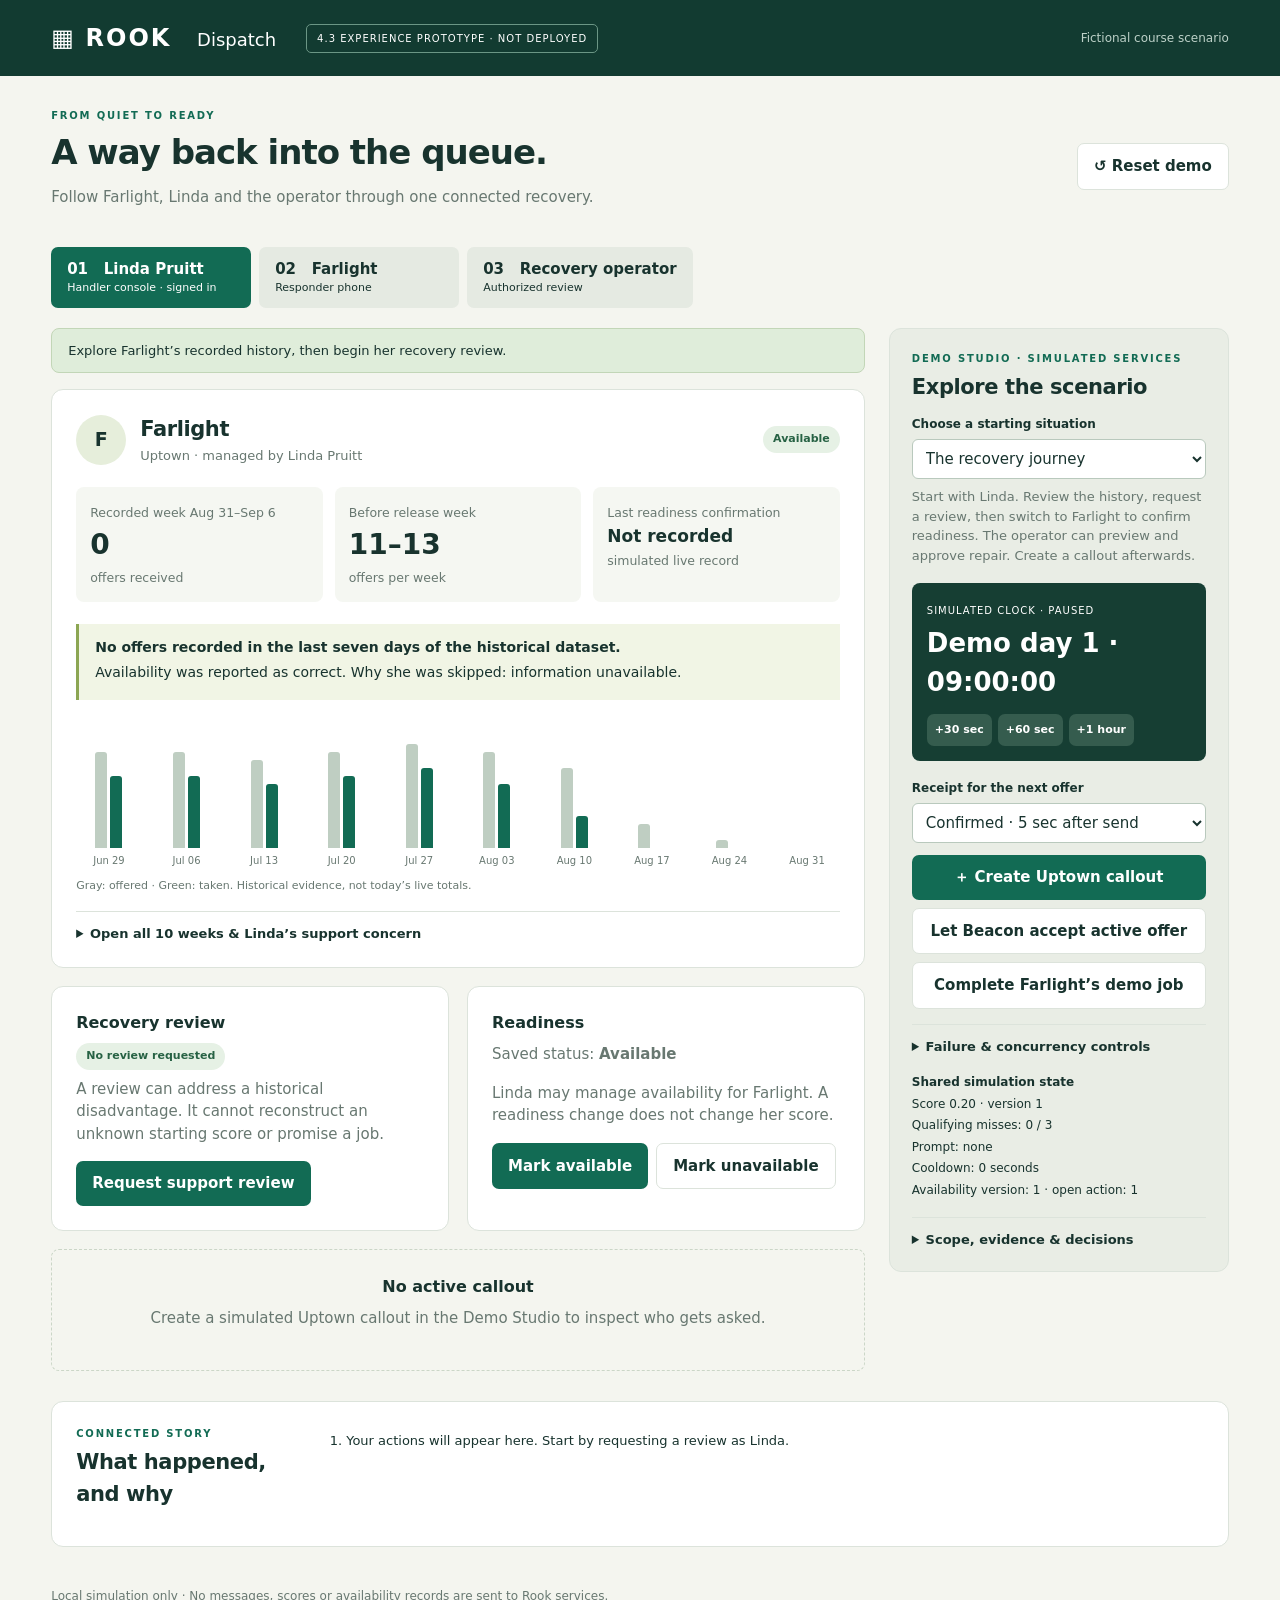
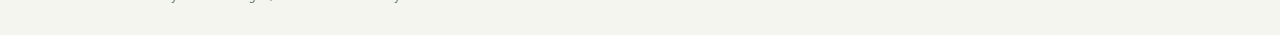
<file: 05-super-speed/prototype.html>
<!doctype html>
<html lang="en"><head><meta charset="utf-8"><meta name="viewport" content="width=device-width, initial-scale=1"><title>Rook Dispatch · Farlight’s return</title><style>
:root{--ink:#18332e;--muted:#687871;--green:#126b54;--paper:#f4f5ef;--line:#dce3db;--lime:#e0f1ad;--orange:#a45b2b}*{box-sizing:border-box}body{margin:0;background:var(--paper);color:var(--ink);font:15px/1.5 system-ui,-apple-system,Segoe UI,sans-serif}header{height:76px;background:#123b31;color:white;display:flex;align-items:center;gap:30px;padding:0 4%}.brand{color:white;text-decoration:none;font-size:24px;letter-spacing:2px}.brand span{font-weight:300;font-size:18px;letter-spacing:0;margin-left:16px}.badge{font-size:10px;letter-spacing:1px;padding:6px 10px;border:1px solid #6b9685;border-radius:5px}.course{margin-left:auto;font-size:12px;color:#bdd1c8}.intro{padding:32px 4% 22px;display:flex;justify-content:space-between;align-items:center}.eyebrow{font-size:10px;font-weight:800;letter-spacing:1.8px;color:var(--green)}h1{font-size:34px;letter-spacing:-1px;margin:4px 0}h2{font-size:21px;letter-spacing:-.4px;margin:6px 0 12px}h3{margin:0 0 8px;font-size:16px}p{margin:8px 0 16px;color:var(--muted)}button,select{font:inherit}button{border:0;border-radius:7px;background:var(--green);color:white;font-weight:650;padding:11px 16px;cursor:pointer}button:hover{filter:brightness(.93)}button:focus-visible,select:focus-visible,summary:focus-visible{outline:3px solid #b98b36;outline-offset:3px}button:disabled{opacity:.45;cursor:not-allowed}.secondary{background:white;color:var(--ink);border:1px solid var(--line)}nav{display:flex;gap:8px;padding:0 4% 20px}nav button{background:#e5eae2;color:var(--ink);text-align:left;min-width:200px}nav button small{display:block;font-size:11px;font-weight:400}nav button.active{background:var(--green);color:white}.layout{display:grid;grid-template-columns:minmax(0,1fr) 340px;gap:24px;margin:0 4%}main{min-width:0}aside{background:#e9ede5;border:1px solid var(--line);border-radius:12px;padding:22px;align-self:start}aside p{font-size:13px}label{display:block;font-size:12px;font-weight:650;margin-bottom:6px}select{width:100%;border:1px solid #b9c9bd;border-radius:6px;padding:9px;background:white;color:var(--ink)}.clock{background:#163e33;color:white;border-radius:8px;padding:15px;margin:18px 0}.clock span{font-size:10px;letter-spacing:1px}.clock strong{display:block;font-size:26px;font-variant-numeric:tabular-nums;margin:3px 0 12px}.clock button{font-size:11px;padding:8px;background:#355c4e}.clock div{display:flex;gap:6px}.stack{display:grid;gap:8px;margin:12px 0}details{border-top:1px solid var(--line);margin-top:15px;padding-top:12px}summary{cursor:pointer;font-size:13px;font-weight:650}.card{background:white;border:1px solid var(--line);border-radius:12px;padding:24px;margin-bottom:18px}.card-top{display:flex;justify-content:space-between;align-items:center;gap:16px}.avatar{background:#e6eedb;border-radius:50%;width:50px;height:50px;display:grid;place-items:center;font-size:19px;font-weight:700}.identity{display:flex;gap:14px;align-items:center}.identity p{margin:0;font-size:13px}.identity h2{margin:0}.tag{display:inline-block;border-radius:30px;background:#e6f1e5;color:#276244;padding:5px 10px;font-size:11px;font-weight:650}.tag.warn{background:#fff1db;color:#8d5b22}.metrics{display:grid;grid-template-columns:repeat(3,1fr);gap:12px;margin:22px 0}.metric{background:#f5f7f2;border-radius:8px;padding:14px}.metric strong{display:block;font-size:28px}.metric small{color:var(--muted)}.notice{background:#f1f5e5;border-left:3px solid #8ca653;padding:13px 16px;font-size:14px;margin:14px 0}.notice p{margin:4px 0;color:inherit}.two{display:grid;grid-template-columns:1fr 1fr;gap:18px}.two .card{margin:0}.actions{display:flex;gap:8px;flex-wrap:wrap;margin-top:14px}#feedback{background:#dfedda;border:1px solid #c2d6b7;border-radius:8px;padding:12px 16px;margin-bottom:16px;font-size:13px;min-height:45px}.bars{display:flex;align-items:flex-end;gap:12px;height:150px;margin:20px 0 8px}.bar-group{flex:1;text-align:center;min-width:0}.bar-pair{height:110px;display:flex;align-items:flex-end;justify-content:center;gap:3px}.bar{width:12px;background:#bfcec2;border-radius:3px 3px 0 0}.bar.taken{background:var(--green)}.bar-group small{font-size:10px;white-space:nowrap;color:var(--muted)}table{border-collapse:collapse;width:100%;font-size:12px}th,td{padding:10px 8px;border-bottom:1px solid var(--line);text-align:left}th{color:var(--muted);font-weight:500}blockquote{margin:15px 0;font-size:19px;color:var(--ink);border-left:3px solid #a0b09a;padding-left:18px}.phone{max-width:380px;margin:0 auto;border:9px solid #18332e;border-radius:38px;background:#f8faf5;box-shadow:0 16px 32px #163e3318;overflow:hidden;min-height:630px}.phone-head{background:#173e32;padding:22px;color:white}.phone-head small{color:#b7cfbe}.phone-head h2{color:white;margin-top:15px}.phone-body{padding:20px}.phone .card{padding:16px}.phone button{width:100%;margin-top:8px}.incoming{border:2px solid #76a368;background:#f2f9e9}.countdown{font-size:35px;font-variant-numeric:tabular-nums;font-weight:700}.score-change{font-size:42px;font-weight:700;margin:18px 0}.score-change span{color:#98ac97}.timeline{margin:30px 4%;padding:24px;background:white;border:1px solid var(--line);border-radius:12px;display:grid;grid-template-columns:230px 1fr;gap:20px}.timeline ol{margin:0;padding-left:20px;max-height:260px;overflow:auto}.timeline li{padding:5px 0;font-size:13px}.timeline time{font-size:11px;color:var(--green);margin-right:8px}footer{padding:10px 4% 30px;color:var(--muted);font-size:12px}.small{font-size:12px;color:var(--muted)}a{color:var(--green)}#debug{font-size:12px;line-height:1.8;margin-top:16px}.step-label{font-size:12px;color:var(--green);font-weight:700}.route{overflow-x:auto}.active-row{background:#eff5df}.empty{padding:25px;text-align:center;border:1px dashed #cbd6c7;border-radius:8px}.source{font-size:11px;color:var(--muted)}@media(max-width:1000px){.layout{grid-template-columns:1fr}aside{order:2}.course{display:none}.two{grid-template-columns:1fr}nav button{min-width:0;flex:1}.timeline{grid-template-columns:1fr}}@media(max-width:580px){header{gap:12px}.brand span{display:none}.badge{font-size:8px}h1{font-size:28px}.intro{align-items:flex-start;gap:10px}.intro button{font-size:11px}nav{gap:4px}nav button{padding:10px;font-size:12px}.metrics{gap:6px}.metric{padding:8px}.metric strong{font-size:23px}.card{padding:16px}.card-top{align-items:flex-start}.bars{gap:3px}.bar-group small{font-size:8px}.phone{max-width:100%}}

</style></head>
<body><header><a class="brand" href="#">▦ <b>ROOK</b> <span>Dispatch</span></a><span class="badge">4.3 EXPERIENCE PROTOTYPE · NOT DEPLOYED</span><span class="course">Fictional course scenario</span></header>
<div class="intro"><div><div class="eyebrow">FROM QUIET TO READY</div><h1>A way back into the queue.</h1><p>Follow Farlight, Linda and the operator through one connected recovery.</p></div><button id="reset" class="secondary">↺ Reset demo</button></div>
<nav id="actors" aria-label="Switch actor"></nav>
<div class="layout"><main><div id="feedback" role="status" aria-live="polite"></div><div id="screen"></div></main><aside aria-label="Demo controls"><div class="eyebrow">DEMO STUDIO · SIMULATED SERVICES</div><h2>Explore the scenario</h2><label for="scenario">Choose a starting situation</label><select id="scenario"></select><p id="scenarioHelp"></p><div class="clock"><span>SIMULATED CLOCK · PAUSED</span><strong id="clock"></strong><div><button data-act="tick30">+30 sec</button><button data-act="tick60">+60 sec</button><button data-act="tickHour">+1 hour</button></div></div><label for="receipt">Receipt for the next offer</label><select id="receipt"><option value="confirmed">Confirmed · 5 sec after send</option><option value="missing">Missing receipt</option><option value="late">Late · 45 sec after send</option><option value="invalid">Invalid · before send</option></select><div class="stack"><button data-act="callout">＋ Create Uptown callout</button><button data-act="other" class="secondary">Let Beacon accept active offer</button><button data-act="complete" class="secondary">Complete Farlight’s demo job</button></div><details><summary>Failure & concurrency controls</summary><div class="stack"><button data-act="concurrent">Concurrent acceptance (+0.08)</button><button data-act="double">Approve twice</button><button data-act="newer">Linda saves a newer unavailable choice</button><button data-act="retryPrompt">Retry failed prompt</button><button data-act="failAvailability">Fail next readiness save now</button></div></details><div id="debug"></div><details><summary>Scope, evidence & decisions</summary><p>Historical rows and Linda’s quote are evidence. All current scores, clock times, candidates, receipts and callouts are simulated.</p><p>0.50 repair is a proposed recovery policy, not an exact historical reconstruction. Helen must approve repair, prompt defaults, permissions and pilot safeguards.</p><p>The brief adds persistent state, availability writes, permissions and queued prompts that are missing from the Python proposal. This demo simulates these; browser storage is not a production transaction system.</p><p>Routing code weights partial capability match rather than enforcing a hard capability gate. Both demo candidates have full match; production eligibility needs review. The legacy decline penalty remains callable, but this experience follows the brief: no deduction for declines or misses.</p><a href="brief.md" target="_blank">Read the brief ↗</a><br><a href="../03-rewind/weekly-pings.md" target="_blank">Weekly source rows ↗</a></details></aside></div>
<section class="timeline"><div><div class="eyebrow">CONNECTED STORY</div><h2>What happened, and why</h2></div><ol id="events"></ol></section><footer>Local simulation only · No messages, scores or availability records are sent to Rook services.</footer><script>
(function(root){
 'use strict';
 const scenarios={
 journey:['The recovery journey','Start with Linda. Review the history, request a review, then switch to Farlight to confirm readiness. The operator can preview and approve repair. Create a callout afterwards.'],
 competitor:['Someone else gets the job','Repair can help without guaranteeing work. Create a callout: Beacon, a simulated responder, is closer and ranks first. Let Beacon accept.'],
 decline:['A timely decline','Create a callout, switch to Farlight and decline. Routing immediately asks the next candidate; her score stays unchanged.'],
 misses:['Three confirmed misses','Create and expire three offers to Farlight. Each receipt leaves 55 seconds to reply. The third produces an advisory prompt without removing eligibility.'],
 receipt:['Delivery is uncertain','Choose missing, late or invalid receipt, create a callout and expire it. It does not count toward the prompt. Receipt settings affect new offers only.'],
 missing:['No stored score','Open the operator view and preview. Missing information must lead to review, never an invented repair. Routing is held for this demo until data is restored; production fallback needs a decision.'],
 high:['Already above neutral','The simulated score starts at 0.72. Previewing must leave it untouched; no recovery adjustment is needed.'],
 stale:['The preview became stale','Preview as the operator. Use “Concurrent acceptance” to add legitimate credit, then approve. The stale preview must be rejected. Refresh it before retrying.'],
 duplicate:['Repeated actions','Request the review twice, preview and use “Approve twice.” Only one adjustment and one audit entry should appear.'],
 failure:['A save fails','Preview as the operator. The first approval fails with no score change. Retry the same approval; it commits once.'],
 availability:['An old availability action','Farlight has an old confirmation open. Linda records a newer unavailable choice. Submit the old action: it must not overwrite Linda’s choice. Reload before confirming.'],
 promptFailure:['A prompt cannot be delivered','Expire three qualifying offers. The prompt queue fails, but the next candidate still gets an offer. Retry delivery with the same prompt ID.']
 };
 function initial(scenario='journey') {return {schema:1,scenario,actor:'linda',now:0,score:scenario==='missing'?null:scenario==='high'?.72:.2,sv:1,available:true,av:1,viewAv:1,confirmed:null,engaged:false,review:'none',preview:null,repair:null,audit:[],misses:[],cooldown:0,prompt:null,receipt:'confirmed',failSave:scenario==='failure',failPrompt:scenario==='promptFailure',call:null,calls:[],seq:0,message:'Explore Farlight’s recorded history, then begin her recovery review.',events:[]};}
 const round=n=>Math.round(n*1000000)/1000000;
 function rank(history,minutes,match=1){return round(.6*Math.max(0,1-minutes/45)+.25*history+.15*match);}
 function event(s,msg){s.message=msg;s.events.unshift({time:s.now,text:msg});}
 function clear(s){s.misses=[];s.cooldown=0;if(s.prompt)s.prompt.status='resolved';}
 function next(s){
  const c=s.call;c.index++;
  if(c.index>=c.candidates.length){c.status='unassigned';event(s,'No one took this callout. Escalation is needed; no scores were deducted.');return;}
  const person=c.candidates[c.index];
  c.status='offered'; c.offer={id:c.id+'-'+c.index,name:person.name,sent:s.now,deadline:s.now+60,receipt:s.receipt==='missing'?null:s.now+({confirmed:5,late:45,invalid:-1}[s.receipt]),outcome:null};
  event(s,'Offer sent to '+person.name+' · 60 seconds to reply.');
 }
 function expire(s){
  const c=s.call,o=c.offer; o.outcome='missed'; c.outcomes.push({...o});
  if(o.name==='Farlight'){
   if(o.receipt===null||o.receipt<o.sent||o.receipt>o.deadline-30){s.misses=[];event(s,'Delivery did not establish 30 seconds to respond. Miss streak cleared; score unchanged.');}
   else if(s.now>=s.cooldown){
    s.misses=s.misses.filter(t=>s.now-t<=3600);s.misses.push(s.now);
    if(s.misses.length>=3){s.misses=[];s.cooldown=s.now+3600;s.prompt={id:'prompt-'+(++s.seq),status:s.failPrompt?'failed':'delivered',attempts:1,av:s.av};event(s,s.failPrompt?'Prompt delivery failed. Routing continues; retry is available.':'Still available? Advisory prompt delivered. Eligibility is unchanged.');}
    else event(s,'Confirmed miss '+s.misses.length+' of 3. No history points deducted.');
   }else event(s,'Prompt cooldown active. Score and eligibility unchanged.');
  }
  next(s);
 }
 function step(state,a){
  const s=JSON.parse(JSON.stringify(state));const type=a.type;
  if(type==='RESET')return initial(a.scenario||s.scenario);
  if(type==='ACTOR'){s.actor=a.actor;s.viewAv=s.av;return s;}
  if(type==='RECEIPT'){s.receipt=a.value;return s;}
  if(type==='REQUEST'){
   if(s.actor!=='linda'){event(s,'Only Linda can request this review in this demo.');return s;}
   if(s.review!=='none'){event(s,'Review R-43-F already exists. No duplicate request created.');return s;}
   s.review='requested';event(s,'Review R-43-F requested through simulated support. No score has changed.');
  }
  if(type==='AVAILABLE'){
   if(!['linda','farlight'].includes(s.actor)){event(s,'This operator cannot change readiness.');return s;}
   if((a.version??s.viewAv)!==s.av){event(s,'Availability changed since this screen opened. Reload status and confirm your choice.');return s;}
   if(a.fail){event(s,'Availability could not be saved. Previous state retained. Try again.');return s;}
   s.available=a.value;s.av++;s.viewAv=s.av;s.confirmed=s.now;clear(s);event(s,a.value?'Availability confirmed. Linda and Farlight see the same saved timestamp.':'Marked unavailable. Future callouts will exclude Farlight.');
  }
  if(type==='RELOAD'){s.viewAv=s.av;event(s,'Latest availability loaded. Confirm your intended choice.');}
  if(type==='NEWER_UNAVAILABLE'){s.available=false;s.av++;event(s,'Simulated concurrent action: Linda saved “Unavailable.” The open phone action is now stale.');}
  if(type==='PREVIEW'){
   if(s.actor!=='operator'){event(s,'Only the recovery operator can preview scores.');return s;}
   if(s.repair){event(s,'Recovery adjustment already applied. No second repair permitted.');return s;}
   if(s.score===null){s.review='needed';s.preview=null;event(s,'Review needed: no verified stored score. Nothing changed.');return s;}
   if(s.score>=.5){s.review='not-needed';s.preview=null;event(s,'No adjustment needed. The score is already at or above neutral.');return s;}
   s.preview={score:s.score,version:s.sv,id:'repair-farlight-43'};s.review='preview';event(s,'Adjustment awaiting approval. Preview '+s.score.toFixed(2)+' → 0.50.');
  }
  if(type==='APPROVE'){
   if(s.actor!=='operator'){event(s,'Permission denied. Only the recovery operator can approve.');return s;}
   if(s.repair){event(s,'Already applied: returning the original result. No second adjustment.');return s;}
   if(!s.preview){event(s,'Review needed. Preview a verified score first.');return s;}
   if(s.preview.version!==s.sv||s.preview.score!==s.score){s.preview=null;s.review='needed';event(s,'Review needed: score changed since preview. Refresh preview; nothing was overwritten.');return s;}
   if(s.failSave){s.failSave=false;event(s,'Save failed before commit. Score and audit are unchanged. Retry approval.');return s;}
   s.repair={id:s.preview.id,before:s.score,after:.5,time:s.now,version:s.sv,actor:'Recovery operator',evidence:'Module 3 / tickets 3060, 3110, 3130'};s.score=.5;s.sv++;s.audit.push(s.repair);s.review='applied';s.preview=null;event(s,'Recovery adjustment applied. One committed score change and one audit entry.');
  }
  if(type==='CONCURRENT'){
   if(s.score===null){event(s,'No stored score: concurrent credit cannot be simulated.');return s;}
   s.score=round(Math.min(1,s.score+.08));s.sv++;clear(s);event(s,'Separate simulated acceptance added 0.08 credit. The score version changed; old previews are stale.');
  }
  if(type==='CALLOUT'){
   if(s.call?.status==='offered'){event(s,'Finish the active callout first.');return s;}
   if(s.engaged){event(s,'Farlight is engaged. Complete her demo job before creating another.');return s;}
   if(s.score===null){event(s,'Routing demonstration unavailable: score data is missing. No ranking has been invented.');return s;}
   if(s.call)s.calls.push(s.call);
   const competitor=s.scenario==='competitor';
   const candidates=[...(s.available?[{name:'Farlight',travel:8,history:s.score,match:1}]:[]),{name:'Beacon',travel:competitor?2:18,history:.7,match:1}].map(p=>({...p,total:rank(p.history,p.travel,p.match)})).sort((x,y)=>y.total-x.total);
   s.call={id:'SIM-'+(++s.seq),name:'Uptown • fallen masonry at Cedar Arcade',status:'new',index:-1,candidates,outcomes:[],started:s.now};next(s);
  }
  if(type==='ANSWER'){
   const c=s.call,o=c?.offer;
   if(!c||c.status!=='offered'){event(s,'No active offer. A completed response cannot be applied twice.');return s;}
   if(a.offerId&&a.offerId!==o.id){event(s,'That offer has already moved on. No changes made.');return s;}
   if(o.name==='Farlight'&&s.actor!=='farlight'){event(s,'Only Farlight can answer her phone offer.');return s;}
   if(o.name!=='Farlight'&&!a.demo){event(s,'This offer belongs to another responder.');return s;}
   if(s.now>=o.deadline){expire(s);return s;}
   o.outcome=a.value;c.outcomes.push({...o});if(o.name==='Farlight')clear(s);
   if(a.value==='taken'){
    c.status='assigned';c.assignee=o.name;c.assignedAt=s.now;
    if(o.name==='Farlight'){s.score=round(Math.min(1,s.score+.08));s.sv++;s.engaged=true;}
    event(s,'Assigned to '+o.name+'. '+(o.name==='Farlight'?'Acceptance credit saved once.':'Farlight was not pinged if the callout ended before her turn. Repair does not guarantee work.'));
   }else{event(s,o.name+' declined. Score unchanged; moving to the next candidate.');next(s);}
  }
  if(type==='TICK'){
   const end=s.now+a.seconds;
   while(s.call?.status==='offered'&&s.call.offer.deadline<=end){s.now=s.call.offer.deadline;expire(s);}s.now=end;
   s.misses=s.misses.filter(t=>s.now-t<=3600);
  }
  if(type==='RETRY_PROMPT'){
   if(s.prompt?.status!=='failed'){event(s,'No failed prompt to retry.');return s;}
   s.prompt.attempts++;s.prompt.status='delivered';s.failPrompt=false;event(s,'Prompt delivered on retry using the same ID. No duplicate prompt created.');
  }
  if(type==='COMPLETE'){s.engaged=false;event(s,'Simulated job completed. Farlight is no longer engaged. Stated availability is unchanged.');}
  return s;
 }
 const api={initial,step,rank,scenarios};if(typeof module!=='undefined')module.exports=api;else root.Rook=api;
})(typeof globalThis!=='undefined'?globalThis:this);

</script><script>
'use strict';
const KEY='rook43-prototype-v1';
let state=Rook.initial();try{const saved=JSON.parse(localStorage.getItem(KEY));if(saved?.schema===1&&Rook.scenarios[saved.scenario])state=saved;}catch{}
const $=id=>document.getElementById(id);
const esc=v=>String(v).replace(/[&<>"']/g,c=>({'&':'&amp;','<':'&lt;','>':'&gt;','"':'&quot;',"'":'&#39;'}[c]));
const clock=t=>'Demo day 1 · '+new Date(Date.UTC(2026,8,7,9,0,t)).toISOString().slice(11,19);
const score=()=>state.score===null?'Unavailable':state.score.toFixed(2);
const review=()=>({none:'No review requested',requested:'Review requested · R-43-F',needed:'Review needed',preview:'Adjustment awaiting approval',applied:'Recovery adjustment applied','not-needed':'No adjustment needed'}[state.review]);
const btn=(action,text,secondary=false)=>`<button data-act="${action}" class="${secondary?'secondary':''}">${text}</button>`;
const weeks=[['Jun 29',12,9],['Jul 06',12,9],['Jul 13',11,8],['Jul 20',12,9],['Jul 27',13,10],['Aug 03',12,8],['Aug 10',10,4],['Aug 17',3,0],['Aug 24',1,0],['Aug 31',0,0]];
function availability(){return `${state.engaged?'Engaged · ':''}${state.available?'Available':'Unavailable'}`;}
function history(){return `<details><summary>Open all 10 weeks & Linda’s support concern</summary><table><thead><tr><th>Week starting · 2026</th><th>Offered</th><th>Taken</th></tr></thead><tbody>${weeks.map(w=>`<tr><td>${w[0]}${w[0]==='Aug 10'?' · release week':''}</td><td>${w[1]}</td><td>${w[2]}</td></tr>`).join('')}</tbody></table><p class="source">Verified Module 3 rows. August 10 week straddles release: before Aug 12, 3 offered / 2 taken; from Aug 12, 7 / 2. Exact rollout time is unknown.</p><blockquote>“I have checked her availability and everything is set to available.”</blockquote><p class="source">Linda Pruitt · support ticket #3130 · September 3, 2026. Earlier tickets #3060 and #3110 describe silence and an offer expiring.</p><p>No candidate snapshots establish exactly why Farlight was skipped.</p></details>`;}
function repairCard(){return `<h3>Recovery review</h3><span class="tag ${state.review==='needed'?'warn':''}">${review()}</span><p>${state.repair?'An approved adjustment was saved. Future offers still depend on the callout and other responders.':'A review can address a historical disadvantage. It cannot reconstruct an unknown starting score or promise a job.'}</p>`;}
function routing(){const c=state.call;if(!c)return `<div class="empty"><h3>No active callout</h3><p>Create a simulated Uptown callout in the Demo Studio to inspect who gets asked.</p></div>`;
return `<div class="card route"><div class="eyebrow">SIMULATED CALLOUT ${c.id} · ALL INPUTS SIMULATED</div><h2>${c.name}</h2><span class="tag">${c.status==='assigned'?'Assigned to '+c.assignee:c.status==='unassigned'?'Unassigned · escalate':'Awaiting '+c.offer.name+' · '+(c.offer.deadline-state.now)+' sec'}</span><table><thead><tr><th>Rank / candidate</th><th>Travel</th><th>Proximity × .60</th><th>History × .25</th><th>Match × .15</th><th>Total</th></tr></thead><tbody>${c.candidates.map((p,i)=>`<tr class="${i===c.index?'active-row':''}"><td>${i+1}. ${p.name}</td><td>${p.travel} min</td><td>${(.6*Math.max(0,1-p.travel/45)).toFixed(3)}</td><td>${p.history.toFixed(2)} × .25</td><td>100% × .15</td><td><b>${p.total.toFixed(3)}</b></td></tr>`).join('')}</tbody></table><p class="small">Snapshot at routing time. Formula matches routing.py: proximity falls linearly to zero at 45 minutes. Both candidates are available in Uptown with full capability match. Unavailable Farlight is excluded.</p>${c.outcomes.map(o=>`<p class="small">${o.name}: ${o.outcome} · ${o.id}</p>`).join('')}<p class="small">${c.status==='assigned'?`Time to assignment: ${c.assignedAt-c.started} simulated seconds.`:'Routing waits at most 60 seconds per offer, then advances.'}</p></div>`;}
function linda(){return `<div class="card"><div class="card-top"><div class="identity"><div class="avatar">F</div><div><h2>Farlight</h2><p>Uptown · managed by Linda Pruitt</p></div></div><span class="tag">${availability()}</span></div><div class="metrics"><div class="metric"><small>Recorded week Aug 31–Sep 6</small><strong>0</strong><small>offers received</small></div><div class="metric"><small>Before release week</small><strong>11–13</strong><small>offers per week</small></div><div class="metric"><small>Last readiness confirmation</small><strong style="font-size:17px">${state.confirmed===null?'Not recorded':clock(state.confirmed)}</strong><small>simulated live record</small></div></div><div class="notice"><b>No offers recorded in the last seven days of the historical dataset.</b><p>Availability was reported as correct. Why she was skipped: information unavailable.</p></div><div class="bars" aria-label="Historical weekly offers and acceptances">${weeks.map(w=>`<div class="bar-group"><div class="bar-pair"><div class="bar" style="height:${w[1]*8}px" title="${w[1]} offered"></div><div class="bar taken" style="height:${w[2]*8}px" title="${w[2]} taken"></div></div><small>${w[0]}</small></div>`).join('')}</div><p class="source">Gray: offered · Green: taken. Historical evidence, not today’s live totals.</p>${history()}</div><div class="two"><div class="card">${repairCard()}${btn('request',state.review==='none'?'Request support review':'Check / repeat review request')}</div><div class="card"><h3>Readiness</h3><p>Saved status: <b>${availability()}</b></p><p>Linda may manage availability for Farlight. A readiness change does not change her score.</p><div class="actions">${btn('available','Mark available')}${btn('unavailable','Mark unavailable',true)}</div></div></div><div style="margin-top:18px">${routing()}</div>`;}
function phone(){const c=state.call,o=c?.offer;const incoming=c?.status==='offered'&&o.name==='Farlight';return `<div class="phone"><div class="phone-head"><small>ROOK DISPATCH / RESPONDER</small><h2>Hello, Farlight.</h2><span class="tag">${availability()}</span></div><div class="phone-body">${incoming?`<div class="card incoming"><div class="eyebrow">INCOMING OFFER · SIMULATED</div><h3>Cedar Arcade</h3><p>Fallen masonry · Uptown<br>8 min estimated travel · capability match</p><div class="countdown">${o.deadline-state.now}s</div><p class="small">Remaining to answer</p>${btn('accept','Take this job')}${btn('decline','Decline',true)}</div>`:c?.status==='assigned'?`<div class="notice"><b>${c.assignee==='Farlight'?'Job assigned to you':'Callout assigned to '+c.assignee}</b><p>${c.assignee==='Farlight'?'Your acceptance is saved. You are engaged.':'You may receive a future offer. No offer is guaranteed.'}</p></div>`:`<div class="empty"><h3>Waiting for your next offer</h3><p>Your readiness is visible. Offers depend on the next callout and its ranking.</p></div>`}${state.prompt?.status==='delivered'?`<div class="notice"><h3>Still available?</h3><p>We recorded three delivered offers without a reply. Please check your availability. You have not been paused.</p></div>`:''}<div class="card" style="margin-top:16px"><h3>Your availability</h3><p class="small">${state.confirmed===null?'No confirmation recorded':`Confirmed ${clock(state.confirmed)}`}</p>${btn('available','I’m available')}${btn('unavailable','Mark unavailable',true)}${btn('reload','Reload latest status',true)}</div><div class="card">${repairCard()}</div></div></div>`;}
function operator(){return `<div class="card"><div class="eyebrow">AUTHORIZED RECOVERY OPERATOR · DEMO ROLE</div><h2>Farlight / recovery review</h2><p>Review R-43-F · ${review()}</p><div class="notice">Bounded neutral-score repair. This is not a reconstruction of Farlight’s historical score.</div><div class="metrics"><div class="metric"><small>Stored score · simulated</small><strong>${score()}</strong></div><div class="metric"><small>Score version</small><strong>${state.sv}</strong></div><div class="metric"><small>Approved policy target</small><strong>0.50</strong><small>proposed, awaiting Helen</small></div></div>${history()}${state.preview?`<div class="score-change">${state.preview.score.toFixed(2)} <span>→</span> 0.50</div><p>Preview version ${state.preview.version}. Approval checks that the stored version still matches.</p>`:''}<div class="actions">${btn('preview','Preview adjustment')}${btn('approve',state.repair?'Check original repair result':'Approve adjustment')}</div><p class="small">No self-service score changes. Role checks are simulated in this local app; production authorization requires a server.</p></div><div class="card"><h3>Repair audit</h3>${state.audit.length?state.audit.map(a=>`<p><span class="tag">Committed once</span></p><p><b>${a.before.toFixed(2)} → ${a.after.toFixed(2)}</b> · ${clock(a.time)}</p><p class="small">${a.id} · ${a.actor}<br>Reviewed version ${a.version} · ${a.evidence}</p>`).join(''):'<p>No committed adjustment. Previews and failed saves do not appear as success.</p>'}</div>${routing()}`;}
function render(){
 $('actors').innerHTML=[['linda','01','Linda Pruitt','Handler console'],['farlight','02','Farlight','Responder phone'],['operator','03','Recovery operator','Authorized review']].map(([id,n,name,role])=>`<button data-actor="${id}" class="${state.actor===id?'active':''}" aria-pressed="${state.actor===id}">${n} &nbsp; ${name}<small>${role}${state.actor===id?' · signed in':''}</small></button>`).join('');
 $('feedback').textContent=state.message;$('screen').innerHTML=state.actor==='linda'?linda():state.actor==='farlight'?phone():operator();
 $('scenario').innerHTML=Object.entries(Rook.scenarios).map(([id,[name]])=>`<option value="${id}" ${state.scenario===id?'selected':''}>${name}</option>`).join('');
 $('scenarioHelp').textContent=Rook.scenarios[state.scenario][1];$('clock').textContent=clock(state.now);$('receipt').value=state.receipt;
 $('debug').innerHTML=`<b>Shared simulation state</b><br>Score ${score()} · version ${state.sv}<br>Qualifying misses: ${state.misses.length} / 3<br>Prompt: ${state.prompt?`${state.prompt.status} · ${state.prompt.id} · attempt ${state.prompt.attempts}`:'none'}<br>Cooldown: ${Math.max(0,state.cooldown-state.now)} seconds<br>Availability version: ${state.av} · open action: ${state.viewAv}`;
 $('events').innerHTML=state.events.length?state.events.map(e=>`<li><time>${clock(e.time)}</time>${esc(e.text)}</li>`).join(''):'<li>Your actions will appear here. Start by requesting a review as Linda.</li>';
}
function send(a){const old=state;state=Rook.step(state,a);try{localStorage.setItem(KEY,JSON.stringify(state));}catch{state.message += ' Browser storage is unavailable; this demo will keep changes only until you close or reload it.';}render();}
document.addEventListener('click',e=>{const b=e.target.closest('button');if(!b)return;if(b.dataset.actor){send({type:'ACTOR',actor:b.dataset.actor});return;}const action=b.dataset.act;const actions={request:{type:'REQUEST'},available:{type:'AVAILABLE',value:true},unavailable:{type:'AVAILABLE',value:false},reload:{type:'RELOAD'},preview:{type:'PREVIEW'},approve:{type:'APPROVE'},callout:{type:'CALLOUT'},accept:{type:'ANSWER',value:'taken',offerId:state.call?.offer?.id},decline:{type:'ANSWER',value:'turned down',offerId:state.call?.offer?.id},other:{type:'ANSWER',value:'taken',demo:true,offerId:state.call?.offer?.id},tick30:{type:'TICK',seconds:30},tick60:{type:'TICK',seconds:60},tickHour:{type:'TICK',seconds:3600},concurrent:{type:'CONCURRENT'},newer:{type:'NEWER_UNAVAILABLE'},retryPrompt:{type:'RETRY_PROMPT'},complete:{type:'COMPLETE'},failAvailability:{type:'AVAILABLE',value:true,fail:true}};
 if(action==='other'&&state.call?.offer?.name!=='Beacon'){state.message='Beacon has no active offer. Let routing reach Beacon first.';render();return;}
 if(action==='double'){send({type:'APPROVE'});send({type:'APPROVE'});}else if(actions[action])send(actions[action]);
});
$('scenario').addEventListener('change',e=>send({type:'RESET',scenario:e.target.value}));$('receipt').addEventListener('change',e=>send({type:'RECEIPT',value:e.target.value}));$('reset').addEventListener('click',()=>send({type:'RESET'}));
render();

</script></body></html>
</file>
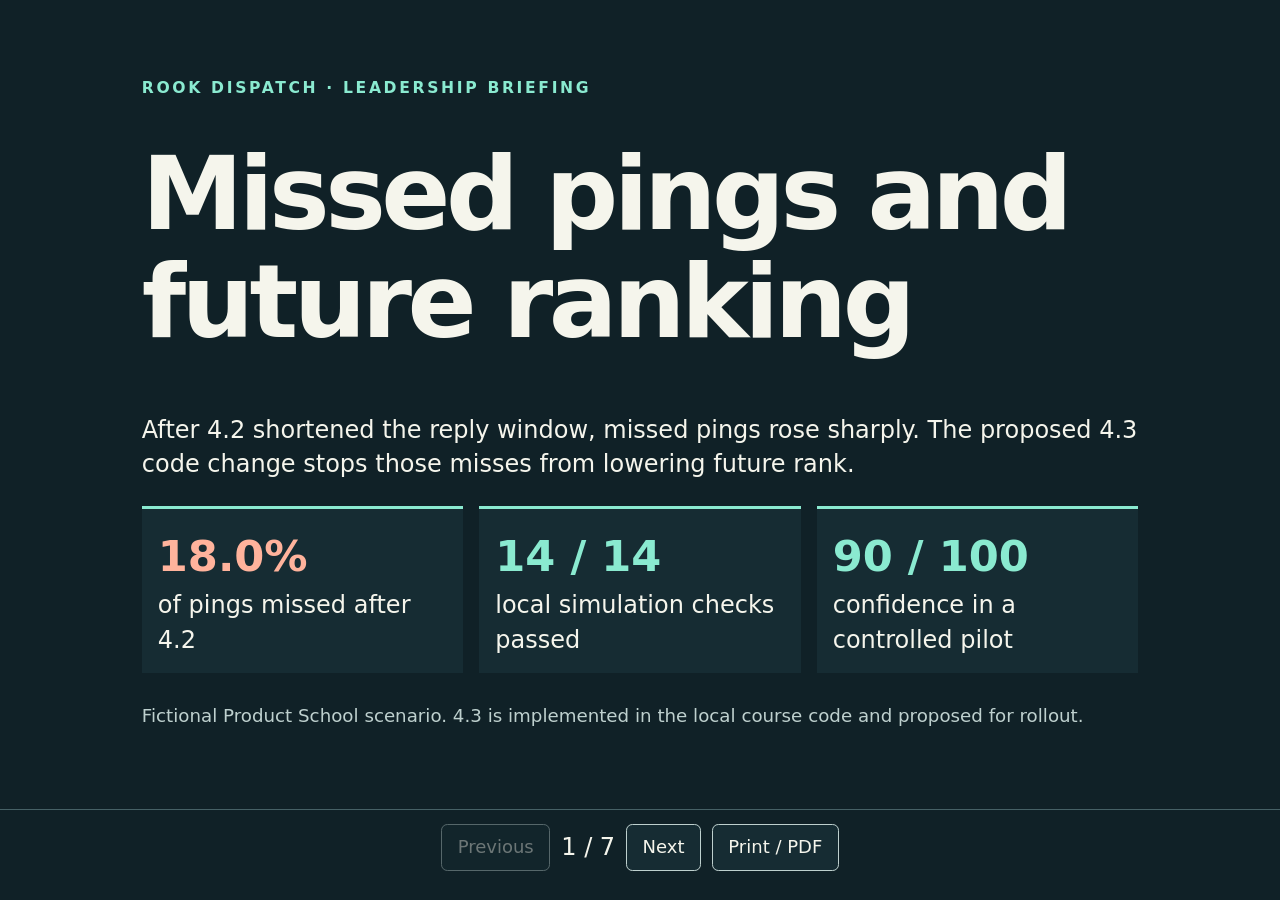
<file: output/dispatch-briefing/rook-dispatch-4.3.html>
<!doctype html>
<html lang="en">
<meta charset="utf-8">
<meta name="viewport" content="width=device-width,initial-scale=1">
<title>Rook Dispatch 4.3 | Leadership briefing</title>
<style>
:root{color-scheme:dark;--bg:#102127;--panel:#162c33;--ink:#f5f5ec;--dim:#bed0ce;--mint:#8aead0;--coral:#ffb39c}
*{box-sizing:border-box}body{margin:0;background:var(--bg);color:var(--ink);font:clamp(16px,2.1vw,24px)/1.45 system-ui,sans-serif}
main{max-width:1150px;margin:auto;padding:clamp(22px,6vw,78px)}section{min-height:70vh}h1,h2{line-height:1.06;letter-spacing:-.045em;margin:.4em 0 .55em;font-size:clamp(36px,6vw,76px)}h2{font-size:clamp(30px,4.8vw,57px)}h3{margin:.2em 0;font-size:1em}p{max-width:47em}small,.muted{color:var(--dim);font-size:.76em}.eyebrow{letter-spacing:.17em;text-transform:uppercase;color:var(--mint);font-size:.65em;font-weight:750}.hero{font-size:clamp(44px,8vw,102px)}strong{color:var(--mint)}.warning{color:var(--coral)}
.grid{display:grid;grid-template-columns:repeat(auto-fit,minmax(min(100%,235px),1fr));gap:1rem;margin:1.5rem 0}.panel{background:var(--panel);padding:1rem;border-top:3px solid var(--mint)}.panel p{margin:.45em 0}.metric{font-size:1.8em;font-weight:800}.bar{height:.63em;background:#30484d;border-radius:1em;margin:.3em 0 .75em;overflow:hidden}.bar span{display:block;width:var(--v);height:100%;background:var(--mint)}.bar.after span{background:var(--coral)}.flow{display:grid;grid-template-columns:repeat(auto-fit,minmax(min(100%,190px),1fr));gap:.7em;padding:0;list-style:none;counter-reset:step}.flow li{background:var(--panel);padding:.9em;counter-increment:step}.flow li::before{content:"0" counter(step);display:block;color:var(--coral);font-weight:800;margin-bottom:.3em}.track{background:var(--panel);padding:.85em;margin:.65em 0;font-variant-numeric:tabular-nums}.table{overflow-x:auto}table{border-collapse:collapse;width:100%;font-size:.8em}td,th{text-align:left;padding:.65em;border-bottom:1px solid #466166;vertical-align:top}th{color:var(--mint)}code{color:var(--mint);overflow-wrap:anywhere}
nav{display:flex;gap:.7rem;justify-content:center;align-items:center;padding:.85rem;position:sticky;bottom:0;background:var(--bg);border-top:1px solid #466166}button{background:var(--panel);color:var(--ink);border:1px solid var(--dim);border-radius:.35em;padding:.55em .85em;font:inherit;font-size:.75em;cursor:pointer}button:disabled{opacity:.4;cursor:default}a{color:var(--mint)}:focus-visible{outline:3px solid var(--mint);outline-offset:4px}[hidden]{display:none}
@media print{:root{color-scheme:light;--bg:#fff;--panel:#eff5f3;--ink:#102127;--dim:#354c50;--mint:#005c4b;--coral:#9a351c}body{font-size:13pt}main{padding:0}section,section[hidden]{display:block;min-height:0;break-after:page}section:last-child{break-after:auto}nav{display:none}h1,h2{font-size:32pt}.hero{font-size:42pt}*{print-color-adjust:exact;-webkit-print-color-adjust:exact}@page{size:landscape;margin:16mm}}
</style>
<main>
<section id="overview">
<div class="eyebrow">Rook Dispatch · Leadership briefing</div>
<h1 class="hero">Missed pings and future ranking</h1>
<p>After 4.2 shortened the reply window, missed pings rose sharply. The proposed 4.3 code change stops those misses from lowering future rank.</p>
<div class="grid"><div class="panel"><div class="metric warning">18.0%</div>of pings missed after 4.2</div><div class="panel"><div class="metric"><strong>14 / 14</strong></div>local simulation checks passed</div><div class="panel"><div class="metric"><strong>90 / 100</strong></div>confidence in a controlled pilot</div></div>
<small>Fictional Product School scenario. 4.3 is implemented in the local course code and proposed for rollout.</small>
</section>
<section id="evidence">
<div class="eyebrow">01 · What we found</div>
<h2>Misses rose after the reply window shrank</h2>
<p>4.2 cut the wait from <b>90 to 60 seconds</b> and increased the weight of travel time so nearby responders would get more first offers.</p>
<div class="grid">
<div class="panel"><h3>Missed pings</h3><div>Before · 2.3%</div><div class="bar"><span style="--v:2.3%"></span></div><div>After · <b>18.0%</b></div><div class="bar after"><span style="--v:18%"></span></div></div>
<div class="panel"><h3>Accepted pings</h3><div>Before · 76.6%</div><div class="bar"><span style="--v:76.6%"></span></div><div>After · <b>64.0%</b></div><div class="bar after"><span style="--v:64%"></span></div></div>
</div>
<small>Bars share a 0–100% scale. Before: 29 Jun–11 Aug, 1,085 pings. After: 12 Aug–6 Sep 2026, 611 pings. Source: Rook database, rook.pings.</small>
</section>
<section id="investigation">
<div class="eyebrow">02 · How we found it</div>
<h2>Offer records showed who got called first</h2>
<div class="grid"><div class="panel"><h3>Support and interviews</h3><p>Handlers described offers expiring before a reply, then stretches with few or no pings.</p></div><div class="panel"><h3>Database</h3><p>We joined callouts to pings and identified the first recorded ping for each Eastgate incident.</p></div><div class="panel"><h3>Routing code</h3><p>We traced the timeout to its score deduction, then tested whether that deduction changed the next ranking.</p></div></div>
<div class="table"><table><caption>Share of Eastgate callouts with the first recorded ping</caption><thead><tr><th scope="col">Responder</th><th scope="col">Before 4.2</th><th scope="col">From 12 Aug</th></tr></thead><tbody><tr><th scope="row">Meteor Mite</th><td>43 / 118 · 36%</td><td>6 / 57 · 11%</td></tr><tr><th scope="row">The Gale</th><td>55 / 118 · 47%</td><td>42 / 57 · 74%</td></tr></tbody></table></div>
<p class="muted">Candidate lists, historical scores, and phone delivery times are missing. The offer records show the shift, but cannot separate timeout penalties from proximity, eligibility, or overrides.</p>
</section>
<section id="mechanism">
<div class="eyebrow">03 · Root cause in the code</div>
<h2>A timeout could reduce future opportunities</h2>
<ol class="flow"><li><b>Offer expires</b><br>Dispatch waits 60 seconds.<br><code>offer.py:42</code></li><li><b>Score drops</b><br>4.2 counts the miss like a refusal and deducts 0.12.<br><code>offer.py:30</code></li><li><b>Rank can fall</b><br>Future callouts reuse that history score.<br><code>routing.py:40</code></li><li><b>Fewer chances to recover</b><br>A higher-ranked responder can accept first. Scores do not recover with time.<br><code>history.py:20</code></li></ol>
<p>The code and simulation confirm the mechanism. Its contribution to individual production outcomes is still uncertain.</p>
</section>
<section id="fix">
<div class="eyebrow">04 · Implemented in the course code</div>
<h2>4.3 deducts points only for an explicit refusal</h2>
<div class="table"><table><thead><tr><th scope="col">Outcome</th><th scope="col">What Dispatch does</th><th scope="col">4.2 score change</th><th scope="col">4.3 score change</th></tr></thead><tbody><tr><th scope="row">Accepted</th><td>Assigns callout</td><td>+0.08</td><td>+0.08</td></tr><tr><th scope="row">Declined</th><td>Tries next responder immediately</td><td>−0.12</td><td>−0.12</td></tr><tr><th scope="row">Missed</th><td>Withdraws at 60s and tries next responder</td><td>−0.12</td><td><strong>0.00</strong></td></tr></tbody></table></div>
<h3 style="margin-top:1.3em">Five simulated misses from a score of 0.50</h3>
<div class="track"><b class="warning">4.2</b> · 0.50 → 0.38 → 0.26 → 0.14 → 0.02 → <b>0.00</b><br><small>Backup ranks first on the next callout.</small></div>
<div class="track"><b><strong>4.3</strong></b> · 0.50 → 0.50 → 0.50 → 0.50 → 0.50 → <b>0.50</b><br><small>Original responder ranks first and accepts the next callout.</small></div>
<small>The patch is prevention-only. Existing scores carry forward because verified starting scores were unavailable.</small>
</section>
<section id="pilot">
<div class="eyebrow">05 · Validation and rollout</div>
<h2>14 checks passed. Pilot confidence is 90/100.</h2>
<div class="table"><table><thead><tr><th scope="col">Coverage</th><th scope="col">Observed result</th></tr></thead><tbody><tr><th scope="row">Fast reply and explicit refusal</th><td>Correct score changes and immediate assignment or handoff.</td></tr><tr><th scope="row">59s, 60s, 75s replies</th><td>59s accepted. At or beyond 60s, the offer expired without penalty.</td></tr><tr><th scope="row">Offline and empty candidate lists</th><td>Backup received the offer after timeout. Exhausted lists returned unassigned.</td></tr><tr><th scope="row">Score floor, ceiling, existing zero</th><td>Scores stayed within 0–1. Existing zero stayed at zero.</td></tr><tr><th scope="row">Five misses and timer configuration</th><td>Score held at 0.50. The timer remained at 60s.</td></tr></tbody></table></div>
<p><strong>Watch during the pilot.</strong> An unreachable responder can keep receiving early offers. Track repeat first-ping timeouts, time to assign for the slowest 10% of callouts, and the share left unassigned.</p>
<small>Confidence is an engineering judgment for a controlled pilot, based on local tests with simulated availability, clock, and phone responses.</small>
</section>
<section id="sources">
<div class="eyebrow">Reference · Sources</div>
<h2>Evidence behind the briefing</h2>
<ul><li>Release scope and support observations. <a href="https://app.notion.com/p/4-2-3eac8516f50181499fc4c5cf15c1ace7">4.2 release notes and comments</a></li><li>Customer accounts. <a href="https://app.notion.com/p/83a83da875364a1ab725d914482fad35">September handler interviews</a></li><li>Data analysis. Rook database tables <code>rook.callouts</code> and <code>rook.pings</code>.</li><li>Local code and proposed release. <code>00-rook/code/dispatch-routing/offer.py</code>, <code>history.py</code>, <code>routing.py</code>, <code>config.py</code>, and <code>CHANGELOG.md</code>.</li></ul>
</section>
</main>
<nav aria-label="Presentation controls"><button id="prev" type="button">Previous</button><span id="position" aria-live="polite"></span><button id="next" type="button">Next</button><button id="print" type="button">Print / PDF</button></nav>
<script>
const slides = [...document.querySelectorAll('main > section')];
const prev = document.querySelector('#prev');
const next = document.querySelector('#next');
const position = document.querySelector('#position');
let index = 0;
function show(target) {
  index = Math.max(0, Math.min(slides.length - 1, target));
  slides.forEach((slide, i) => { slide.hidden = i !== index; });
  prev.disabled = index === 0;
  next.disabled = index === slides.length - 1;
  position.textContent = (index + 1) + ' / ' + slides.length;
  history.replaceState(null, '', '#' + slides[index].id);
  window.scrollTo(0, 0);
}
function fromHash() { show(slides.findIndex(slide => '#' + slide.id === location.hash)); }
prev.addEventListener('click', () => show(index - 1));
next.addEventListener('click', () => show(index + 1));
document.querySelector('#print').addEventListener('click', () => window.print());
window.addEventListener('hashchange', fromHash);
document.addEventListener('keydown', event => {
  if (event.altKey || event.ctrlKey || event.metaKey || event.shiftKey) return;
  const targets = {ArrowRight:index+1, ArrowLeft:index-1, Home:0, End:slides.length-1};
  if (Object.hasOwn(targets, event.key)) {
    event.preventDefault();
    show(targets[event.key]);
  }
});
fromHash();
</script>
</html>
</file>
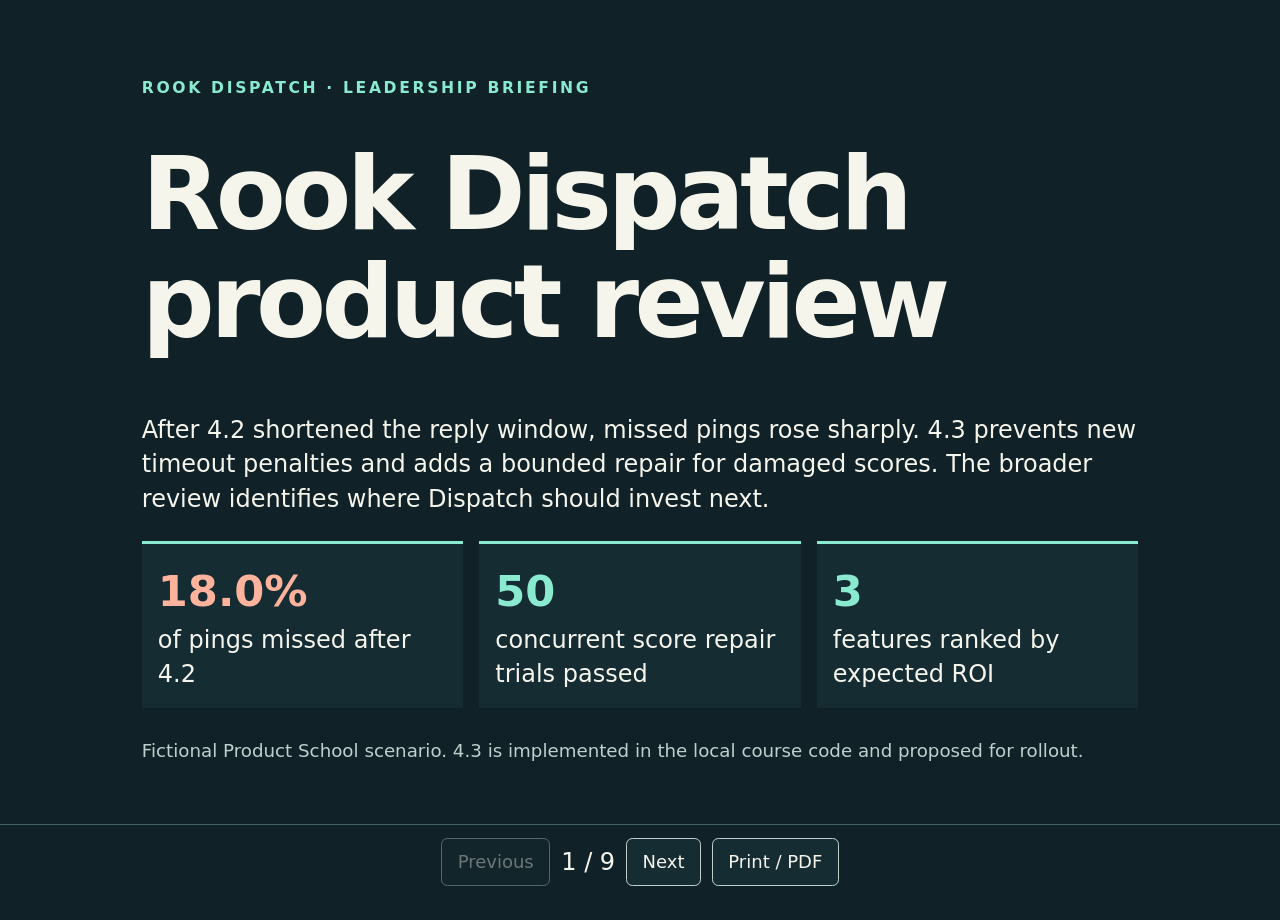
<file: output/dispatch-briefing/rook-dispatch-product-review.html>
<!doctype html>
<html lang="en">
<meta charset="utf-8">
<meta name="viewport" content="width=device-width,initial-scale=1">
<title>Rook Dispatch | Product review and 4.3</title>
<style>
:root{color-scheme:dark;--bg:#102127;--panel:#162c33;--ink:#f5f5ec;--dim:#bed0ce;--mint:#8aead0;--coral:#ffb39c}
*{box-sizing:border-box}body{margin:0;background:var(--bg);color:var(--ink);font:clamp(16px,2.1vw,24px)/1.45 system-ui,sans-serif}
main{max-width:1150px;margin:auto;padding:clamp(22px,6vw,78px)}section{min-height:70vh}h1,h2{line-height:1.06;letter-spacing:-.045em;margin:.4em 0 .55em;font-size:clamp(36px,6vw,76px)}h2{font-size:clamp(30px,4.8vw,57px)}h3{margin:.2em 0;font-size:1em}p{max-width:47em}small,.muted{color:var(--dim);font-size:.76em}.eyebrow{letter-spacing:.17em;text-transform:uppercase;color:var(--mint);font-size:.65em;font-weight:750}.hero{font-size:clamp(44px,8vw,102px)}strong{color:var(--mint)}.warning{color:var(--coral)}
.grid{display:grid;grid-template-columns:repeat(auto-fit,minmax(min(100%,235px),1fr));gap:1rem;margin:1.5rem 0}.panel{background:var(--panel);padding:1rem;border-top:3px solid var(--mint)}.panel p{margin:.45em 0}.metric{font-size:1.8em;font-weight:800}.bar{height:.63em;background:#30484d;border-radius:1em;margin:.3em 0 .75em;overflow:hidden}.bar span{display:block;width:var(--v);height:100%;background:var(--mint)}.bar.after span{background:var(--coral)}.flow{display:grid;grid-template-columns:repeat(auto-fit,minmax(min(100%,190px),1fr));gap:.7em;padding:0;list-style:none;counter-reset:step}.flow li{background:var(--panel);padding:.9em;counter-increment:step}.flow li::before{content:"0" counter(step);display:block;color:var(--coral);font-weight:800;margin-bottom:.3em}.track{background:var(--panel);padding:.85em;margin:.65em 0;font-variant-numeric:tabular-nums}.table{overflow-x:auto}table{border-collapse:collapse;width:100%;font-size:.8em}td,th{text-align:left;padding:.65em;border-bottom:1px solid #466166;vertical-align:top}th{color:var(--mint)}code{color:var(--mint);overflow-wrap:anywhere}
nav{display:flex;gap:.7rem;justify-content:center;align-items:center;padding:.85rem;position:sticky;bottom:0;background:var(--bg);border-top:1px solid #466166}button{background:var(--panel);color:var(--ink);border:1px solid var(--dim);border-radius:.35em;padding:.55em .85em;font:inherit;font-size:.75em;cursor:pointer}button:disabled{opacity:.4;cursor:default}a{color:var(--mint)}:focus-visible{outline:3px solid var(--mint);outline-offset:4px}[hidden]{display:none}
@media print{:root{color-scheme:light;--bg:#fff;--panel:#eff5f3;--ink:#102127;--dim:#354c50;--mint:#005c4b;--coral:#9a351c}body{font-size:13pt}main{padding:0}section,section[hidden]{display:block;min-height:0;break-after:page}section:last-child{break-after:auto}nav{display:none}h1,h2{font-size:32pt}.hero{font-size:42pt}*{print-color-adjust:exact;-webkit-print-color-adjust:exact}@page{size:landscape;margin:16mm}}
</style>
<main>
<section id="overview">
<div class="eyebrow">Rook Dispatch · Leadership briefing</div>
<h1 class="hero">Rook Dispatch product review</h1>
<p>After 4.2 shortened the reply window, missed pings rose sharply. 4.3 prevents new timeout penalties and adds a bounded repair for damaged scores. The broader review identifies where Dispatch should invest next.</p>
<div class="grid"><div class="panel"><div class="metric warning">18.0%</div>of pings missed after 4.2</div><div class="panel"><div class="metric"><strong>50</strong></div>concurrent score repair trials passed</div><div class="panel"><div class="metric"><strong>3</strong></div>features ranked by expected ROI</div></div>
<small>Fictional Product School scenario. 4.3 is implemented in the local course code and proposed for rollout.</small>
</section>
<section id="evidence">
<div class="eyebrow">01 · What we found</div>
<h2>Misses rose after the reply window shrank</h2>
<p>4.2 cut the wait from <b>90 to 60 seconds</b> and increased the weight of travel time so nearby responders would get more first offers.</p>
<div class="grid">
<div class="panel"><h3>Missed pings</h3><div>Before · 2.3%</div><div class="bar"><span style="--v:2.3%"></span></div><div>After · <b>18.0%</b></div><div class="bar after"><span style="--v:18%"></span></div></div>
<div class="panel"><h3>Accepted pings</h3><div>Before · 76.6%</div><div class="bar"><span style="--v:76.6%"></span></div><div>After · <b>64.0%</b></div><div class="bar after"><span style="--v:64%"></span></div></div>
</div>
<small>Bars share a 0–100% scale. Before: 29 Jun–11 Aug, 1,085 pings. After: 12 Aug–6 Sep 2026, 611 pings. Source: Rook database, rook.pings.</small>
</section>
<section id="investigation">
<div class="eyebrow">02 · How we found it</div>
<h2>Offer records showed who got called first</h2>
<div class="grid"><div class="panel"><h3>Support and interviews</h3><p>Handlers described offers expiring before a reply, then stretches with few or no pings.</p></div><div class="panel"><h3>Database</h3><p>We joined callouts to pings and identified the first recorded ping for each Eastgate incident.</p></div><div class="panel"><h3>Routing code</h3><p>We traced the timeout to its score deduction, then tested whether that deduction changed the next ranking.</p></div></div>
<div class="table"><table><caption>Share of Eastgate callouts with the first recorded ping</caption><thead><tr><th scope="col">Responder</th><th scope="col">Before 4.2</th><th scope="col">From 12 Aug</th></tr></thead><tbody><tr><th scope="row">Meteor Mite</th><td>43 / 118 · 36%</td><td>6 / 57 · 11%</td></tr><tr><th scope="row">The Gale</th><td>55 / 118 · 47%</td><td>42 / 57 · 74%</td></tr></tbody></table></div>
<p class="muted">Candidate lists, historical scores, and phone delivery times are missing. The offer records show the shift, but cannot separate timeout penalties from proximity, eligibility, or overrides.</p>
</section>
<section id="mechanism">
<div class="eyebrow">03 · Root cause in the code</div>
<h2>A timeout could reduce future opportunities</h2>
<ol class="flow"><li><b>Offer expires</b><br>Dispatch waits 60 seconds.<br><code>offer.py:42</code></li><li><b>Score drops</b><br>4.2 counts the miss like a refusal and deducts 0.12.<br><code>offer.py:30</code></li><li><b>Rank can fall</b><br>Future callouts reuse that history score.<br><code>routing.py:40</code></li><li><b>Fewer chances to recover</b><br>A higher-ranked responder can accept first. Scores do not recover with time.<br><code>history.py:20</code></li></ol>
<p>The code and simulation confirm the mechanism. Its contribution to individual production outcomes is still uncertain.</p>
</section>
<section id="fix">
<div class="eyebrow">04 · Implemented in the course code</div>
<h2>4.3 separates timely replies from silence</h2>
<div class="table"><table><thead><tr><th scope="col">Outcome</th><th scope="col">What Dispatch does</th><th scope="col">4.2 score change</th><th scope="col">4.3 score change</th></tr></thead><tbody><tr><th scope="row">Accepted</th><td>Assigns callout</td><td>+0.08</td><td>+0.08</td></tr><tr><th scope="row">Declined</th><td>Tries next responder immediately</td><td>−0.12</td><td><strong>0.00</strong></td></tr><tr><th scope="row">Missed</th><td>Withdraws at 60s and tries next responder</td><td>−0.12</td><td><strong>0.00</strong></td></tr></tbody></table></div>
<h3 style="margin-top:1.3em">Five simulated misses from a score of 0.50</h3>
<div class="track"><b class="warning">4.2</b> · 0.50 → 0.38 → 0.26 → 0.14 → 0.02 → <b>0.00</b><br><small>Backup ranks first on the next callout.</small></div>
<div class="track"><b><strong>4.3</strong></b> · 0.50 → 0.50 → 0.50 → 0.50 → 0.50 → <b>0.50</b><br><small>Original responder ranks first and accepts the next callout.</small></div>
<small>A timely decline clears the miss streak. Three qualifying misses within an hour can trigger an advisory availability prompt. Responders remain eligible. Phone receipt and prompt delivery require app integration.</small>
</section>
<section id="recovery">
<div class="eyebrow">05 · Implemented recovery</div>
<h2>A targeted repair can restore a neutral score</h2>
<ol class="flow"><li><b>Review</b><br>Meteor Mite, The Undertow, Farlight and Vesper were the strongest candidates across tested release cutoffs.</li><li><b>Preview</b><br>Compare the expected score with the current stored value. A mismatch rejects the batch.</li><li><b>Apply once</b><br>Raise a reviewed score below 0.50 to 0.50 and record the change.</li></ol>
<p><strong>Verified locally:</strong> invalid batches made no writes, retries preserved newer scores, and acceptance credit survived 50 concurrent repair trials.</p>
<p class="muted">Exact replay was left out because the rollout time and stored score snapshots could not be verified. Live scores have not been changed. The live operation needs durable transactional score and audit storage.</p>
</section>
<section id="product">
<div class="eyebrow">06 · Product strengths and weaknesses</div>
<h2>Dispatch moves offers quickly but leaves gaps in coverage and visibility</h2>
<div class="table"><table><thead><tr><th scope="col">Product area</th><th scope="col">Strength</th><th scope="col">Weakness and improvement</th></tr></thead><tbody>
<tr><th scope="row">Routing</th><td>Travel time, capability and automatic handoff.</td><td>First-ping shifts are hard to explain. Record eligibility, score components and overrides.</td></tr>
<tr><th scope="row">Responder app</th><td>Simple accept or decline flow.</td><td>Send time alone cannot show how much time people had to reply. Capture receipt and response times.</td></tr>
<tr><th scope="row">Handler console</th><td>Coverage cards, saved filters and manual overrides.</td><td>Small status text, silent filter resets and missed updates. Make status visible at a glance and offer opt-in alerts.</td></tr>
<tr><th scope="row">Coverage</th><td>Handlers can intervene when routing falls short.</td><td>Partial capability matches can still rank. Define mandatory capabilities and an escalation path for coverage gaps.</td></tr>
</tbody></table></div>
</section>
<section id="roadmap">
<div class="eyebrow">07 · Expected return on investment</div>
<h2>Three priorities for Dispatch</h2>
<ol class="flow"><li><b>Callout trace and delivery receipts</b><br>High impact · Medium effort<br><small>Measure trace completeness and time to diagnose a missing ping.</small></li><li><b>Score recovery and availability confirmation</b><br>High impact for affected responders · Medium effort<br><small>Measure first offers among eligible responders and repeat misses.</small></li><li><b>Handler status and alerts</b><br>Medium impact · Low to medium effort<br><small>Measure missed status changes and filter-reset complaints.</small></li></ol>
<p>Instrument the trace first, then use it to evaluate the 4.3 pilot. Monitor 90th-percentile assignment time and the share of callouts left unassigned.</p>
<small>ROI is a directional judgment based on customer evidence and dependencies. Effort and financial return have not been quantified.</small>
</section>
<section id="sources">
<div class="eyebrow">Reference · Sources</div>
<h2>Evidence behind the briefing</h2>
<ul><li>Release scope and support observations. <a href="https://app.notion.com/p/4-2-3eac8516f50181499fc4c5cf15c1ace7">4.2 release notes and comments</a></li><li>Customer accounts. <a href="https://app.notion.com/p/83a83da875364a1ab725d914482fad35">September handler interviews</a></li><li>Data analysis. Rook database tables <code>rook.callouts</code> and <code>rook.pings</code>.</li><li>Local code and proposed release. <code>00-rook/code/dispatch-routing/offer.py</code>, <code>history.py</code>, <code>routing.py</code>, <code>config.py</code>, and <code>CHANGELOG.md</code>.</li></ul>
</section>
</main>
<nav aria-label="Presentation controls"><button id="prev" type="button">Previous</button><span id="position" aria-live="polite"></span><button id="next" type="button">Next</button><button id="print" type="button">Print / PDF</button></nav>
<script>
const slides = [...document.querySelectorAll('main > section')];
const prev = document.querySelector('#prev');
const next = document.querySelector('#next');
const position = document.querySelector('#position');
let index = 0;
function show(target) {
  index = Math.max(0, Math.min(slides.length - 1, target));
  slides.forEach((slide, i) => { slide.hidden = i !== index; });
  prev.disabled = index === 0;
  next.disabled = index === slides.length - 1;
  position.textContent = (index + 1) + ' / ' + slides.length;
  history.replaceState(null, '', '#' + slides[index].id);
  window.scrollTo(0, 0);
}
function fromHash() { show(slides.findIndex(slide => '#' + slide.id === location.hash)); }
prev.addEventListener('click', () => show(index - 1));
next.addEventListener('click', () => show(index + 1));
document.querySelector('#print').addEventListener('click', () => window.print());
window.addEventListener('hashchange', fromHash);
document.addEventListener('keydown', event => {
  if (event.altKey || event.ctrlKey || event.metaKey || event.shiftKey) return;
  const targets = {ArrowRight:index+1, ArrowLeft:index-1, Home:0, End:slides.length-1};
  if (Object.hasOwn(targets, event.key)) {
    event.preventDefault();
    show(targets[event.key]);
  }
});
fromHash();
</script>
</html>
</file>
<file: 05-super-speed/prototype/style.css>
:root{--ink:#18332e;--muted:#687871;--green:#126b54;--paper:#f4f5ef;--line:#dce3db;--lime:#e0f1ad;--orange:#a45b2b}*{box-sizing:border-box}body{margin:0;background:var(--paper);color:var(--ink);font:15px/1.5 system-ui,-apple-system,Segoe UI,sans-serif}header{height:76px;background:#123b31;color:white;display:flex;align-items:center;gap:30px;padding:0 4%}.brand{color:white;text-decoration:none;font-size:24px;letter-spacing:2px}.brand span{font-weight:300;font-size:18px;letter-spacing:0;margin-left:16px}.badge{font-size:10px;letter-spacing:1px;padding:6px 10px;border:1px solid #6b9685;border-radius:5px}.course{margin-left:auto;font-size:12px;color:#bdd1c8}.intro{padding:32px 4% 22px;display:flex;justify-content:space-between;align-items:center}.eyebrow{font-size:10px;font-weight:800;letter-spacing:1.8px;color:var(--green)}h1{font-size:34px;letter-spacing:-1px;margin:4px 0}h2{font-size:21px;letter-spacing:-.4px;margin:6px 0 12px}h3{margin:0 0 8px;font-size:16px}p{margin:8px 0 16px;color:var(--muted)}button,select{font:inherit}button{border:0;border-radius:7px;background:var(--green);color:white;font-weight:650;padding:11px 16px;cursor:pointer}button:hover{filter:brightness(.93)}button:focus-visible,select:focus-visible,summary:focus-visible{outline:3px solid #b98b36;outline-offset:3px}button:disabled{opacity:.45;cursor:not-allowed}.secondary{background:white;color:var(--ink);border:1px solid var(--line)}nav{display:flex;gap:8px;padding:0 4% 20px}nav button{background:#e5eae2;color:var(--ink);text-align:left;min-width:200px}nav button small{display:block;font-size:11px;font-weight:400}nav button.active{background:var(--green);color:white}.layout{display:grid;grid-template-columns:minmax(0,1fr) 340px;gap:24px;margin:0 4%}main{min-width:0}aside{background:#e9ede5;border:1px solid var(--line);border-radius:12px;padding:22px;align-self:start}aside p{font-size:13px}label{display:block;font-size:12px;font-weight:650;margin-bottom:6px}select{width:100%;border:1px solid #b9c9bd;border-radius:6px;padding:9px;background:white;color:var(--ink)}.clock{background:#163e33;color:white;border-radius:8px;padding:15px;margin:18px 0}.clock span{font-size:10px;letter-spacing:1px}.clock strong{display:block;font-size:26px;font-variant-numeric:tabular-nums;margin:3px 0 12px}.clock button{font-size:11px;padding:8px;background:#355c4e}.clock div{display:flex;gap:6px}.stack{display:grid;gap:8px;margin:12px 0}details{border-top:1px solid var(--line);margin-top:15px;padding-top:12px}summary{cursor:pointer;font-size:13px;font-weight:650}.card{background:white;border:1px solid var(--line);border-radius:12px;padding:24px;margin-bottom:18px}.card-top{display:flex;justify-content:space-between;align-items:center;gap:16px}.avatar{background:#e6eedb;border-radius:50%;width:50px;height:50px;display:grid;place-items:center;font-size:19px;font-weight:700}.identity{display:flex;gap:14px;align-items:center}.identity p{margin:0;font-size:13px}.identity h2{margin:0}.tag{display:inline-block;border-radius:30px;background:#e6f1e5;color:#276244;padding:5px 10px;font-size:11px;font-weight:650}.tag.warn{background:#fff1db;color:#8d5b22}.metrics{display:grid;grid-template-columns:repeat(3,1fr);gap:12px;margin:22px 0}.metric{background:#f5f7f2;border-radius:8px;padding:14px}.metric strong{display:block;font-size:28px}.metric small{color:var(--muted)}.notice{background:#f1f5e5;border-left:3px solid #8ca653;padding:13px 16px;font-size:14px;margin:14px 0}.notice p{margin:4px 0;color:inherit}.two{display:grid;grid-template-columns:1fr 1fr;gap:18px}.two .card{margin:0}.actions{display:flex;gap:8px;flex-wrap:wrap;margin-top:14px}#feedback{background:#dfedda;border:1px solid #c2d6b7;border-radius:8px;padding:12px 16px;margin-bottom:16px;font-size:13px;min-height:45px}.bars{display:flex;align-items:flex-end;gap:12px;height:150px;margin:20px 0 8px}.bar-group{flex:1;text-align:center;min-width:0}.bar-pair{height:110px;display:flex;align-items:flex-end;justify-content:center;gap:3px}.bar{width:12px;background:#bfcec2;border-radius:3px 3px 0 0}.bar.taken{background:var(--green)}.bar-group small{font-size:10px;white-space:nowrap;color:var(--muted)}table{border-collapse:collapse;width:100%;font-size:12px}th,td{padding:10px 8px;border-bottom:1px solid var(--line);text-align:left}th{color:var(--muted);font-weight:500}blockquote{margin:15px 0;font-size:19px;color:var(--ink);border-left:3px solid #a0b09a;padding-left:18px}.phone{max-width:380px;margin:0 auto;border:9px solid #18332e;border-radius:38px;background:#f8faf5;box-shadow:0 16px 32px #163e3318;overflow:hidden;min-height:630px}.phone-head{background:#173e32;padding:22px;color:white}.phone-head small{color:#b7cfbe}.phone-head h2{color:white;margin-top:15px}.phone-body{padding:20px}.phone .card{padding:16px}.phone button{width:100%;margin-top:8px}.incoming{border:2px solid #76a368;background:#f2f9e9}.countdown{font-size:35px;font-variant-numeric:tabular-nums;font-weight:700}.score-change{font-size:42px;font-weight:700;margin:18px 0}.score-change span{color:#98ac97}.timeline{margin:30px 4%;padding:24px;background:white;border:1px solid var(--line);border-radius:12px;display:grid;grid-template-columns:230px 1fr;gap:20px}.timeline ol{margin:0;padding-left:20px;max-height:260px;overflow:auto}.timeline li{padding:5px 0;font-size:13px}.timeline time{font-size:11px;color:var(--green);margin-right:8px}footer{padding:10px 4% 30px;color:var(--muted);font-size:12px}.small{font-size:12px;color:var(--muted)}a{color:var(--green)}#debug{font-size:12px;line-height:1.8;margin-top:16px}.step-label{font-size:12px;color:var(--green);font-weight:700}.route{overflow-x:auto}.active-row{background:#eff5df}.empty{padding:25px;text-align:center;border:1px dashed #cbd6c7;border-radius:8px}.source{font-size:11px;color:var(--muted)}@media(max-width:1000px){.layout{grid-template-columns:1fr}aside{order:2}.course{display:none}.two{grid-template-columns:1fr}nav button{min-width:0;flex:1}.timeline{grid-template-columns:1fr}}@media(max-width:580px){header{gap:12px}.brand span{display:none}.badge{font-size:8px}h1{font-size:28px}.intro{align-items:flex-start;gap:10px}.intro button{font-size:11px}nav{gap:4px}nav button{padding:10px;font-size:12px}.metrics{gap:6px}.metric{padding:8px}.metric strong{font-size:23px}.card{padding:16px}.card-top{align-items:flex-start}.bars{gap:3px}.bar-group small{font-size:8px}.phone{max-width:100%}}
</file>
